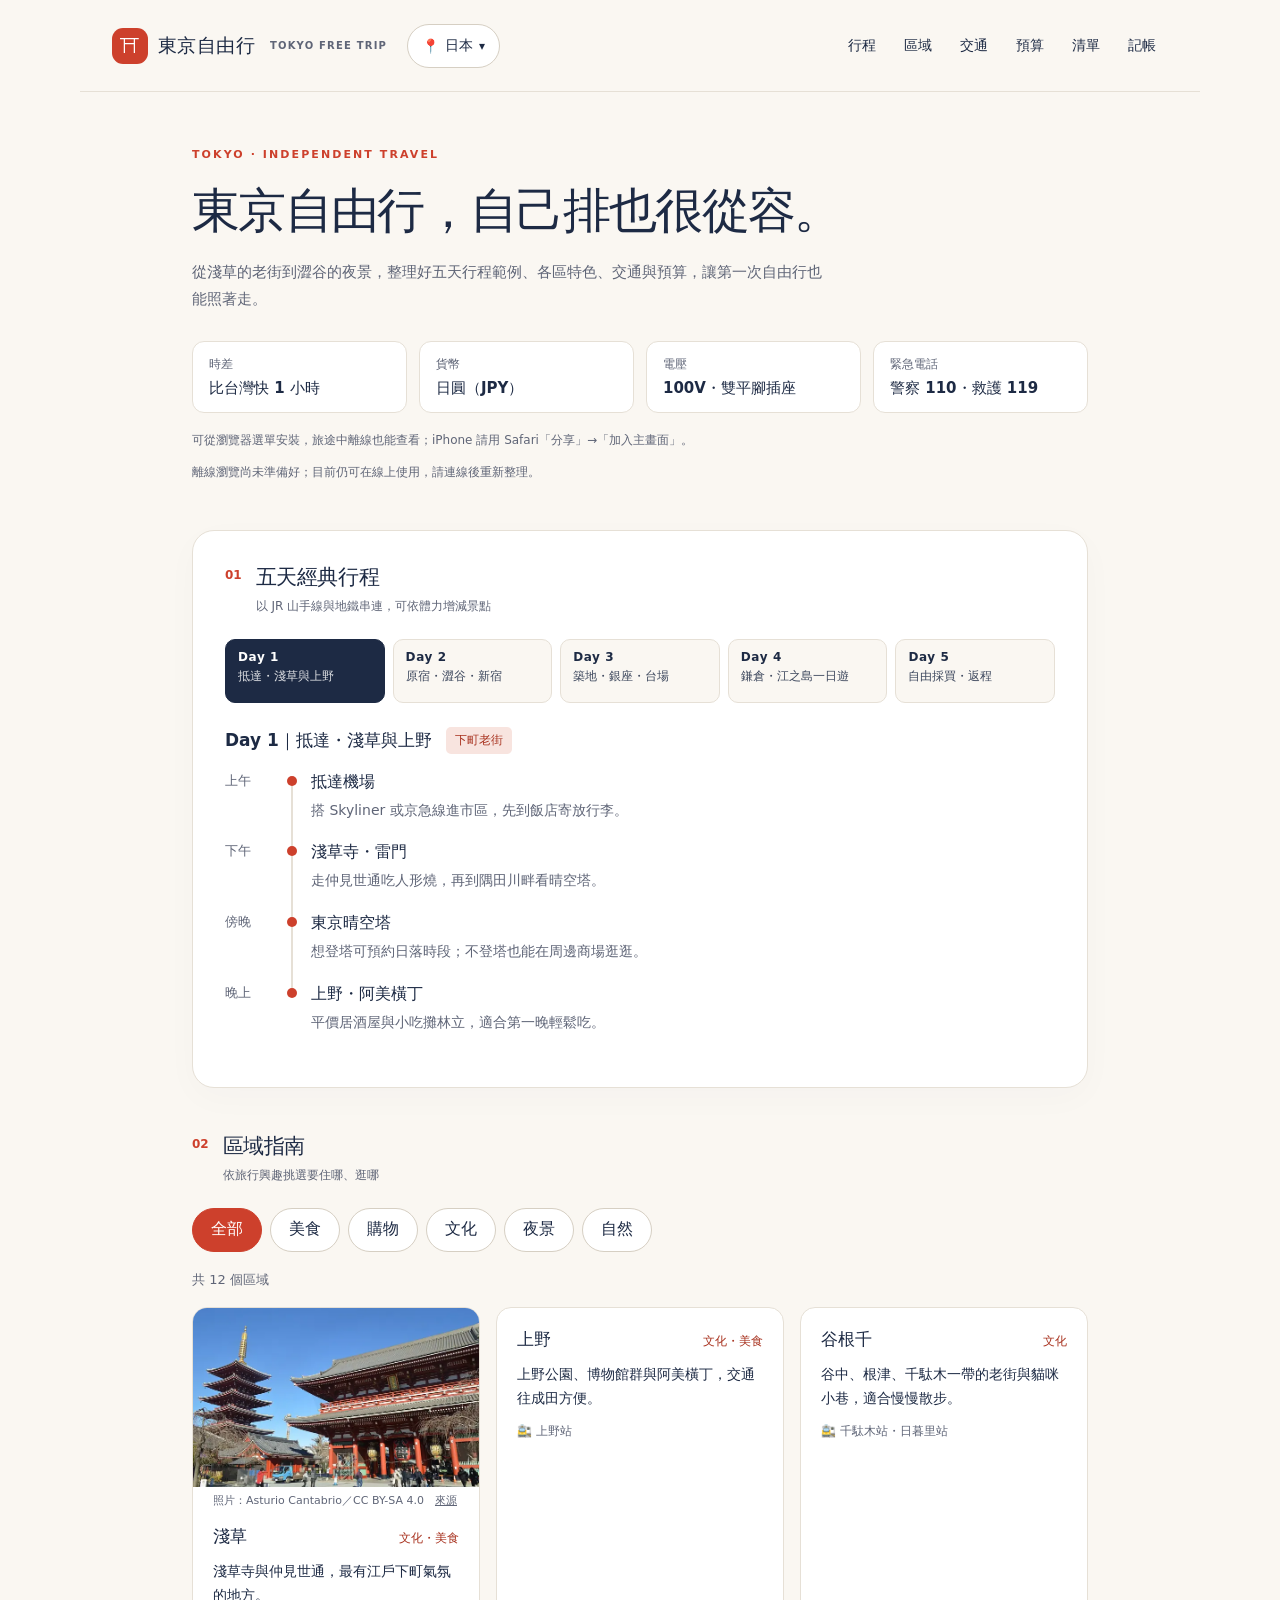
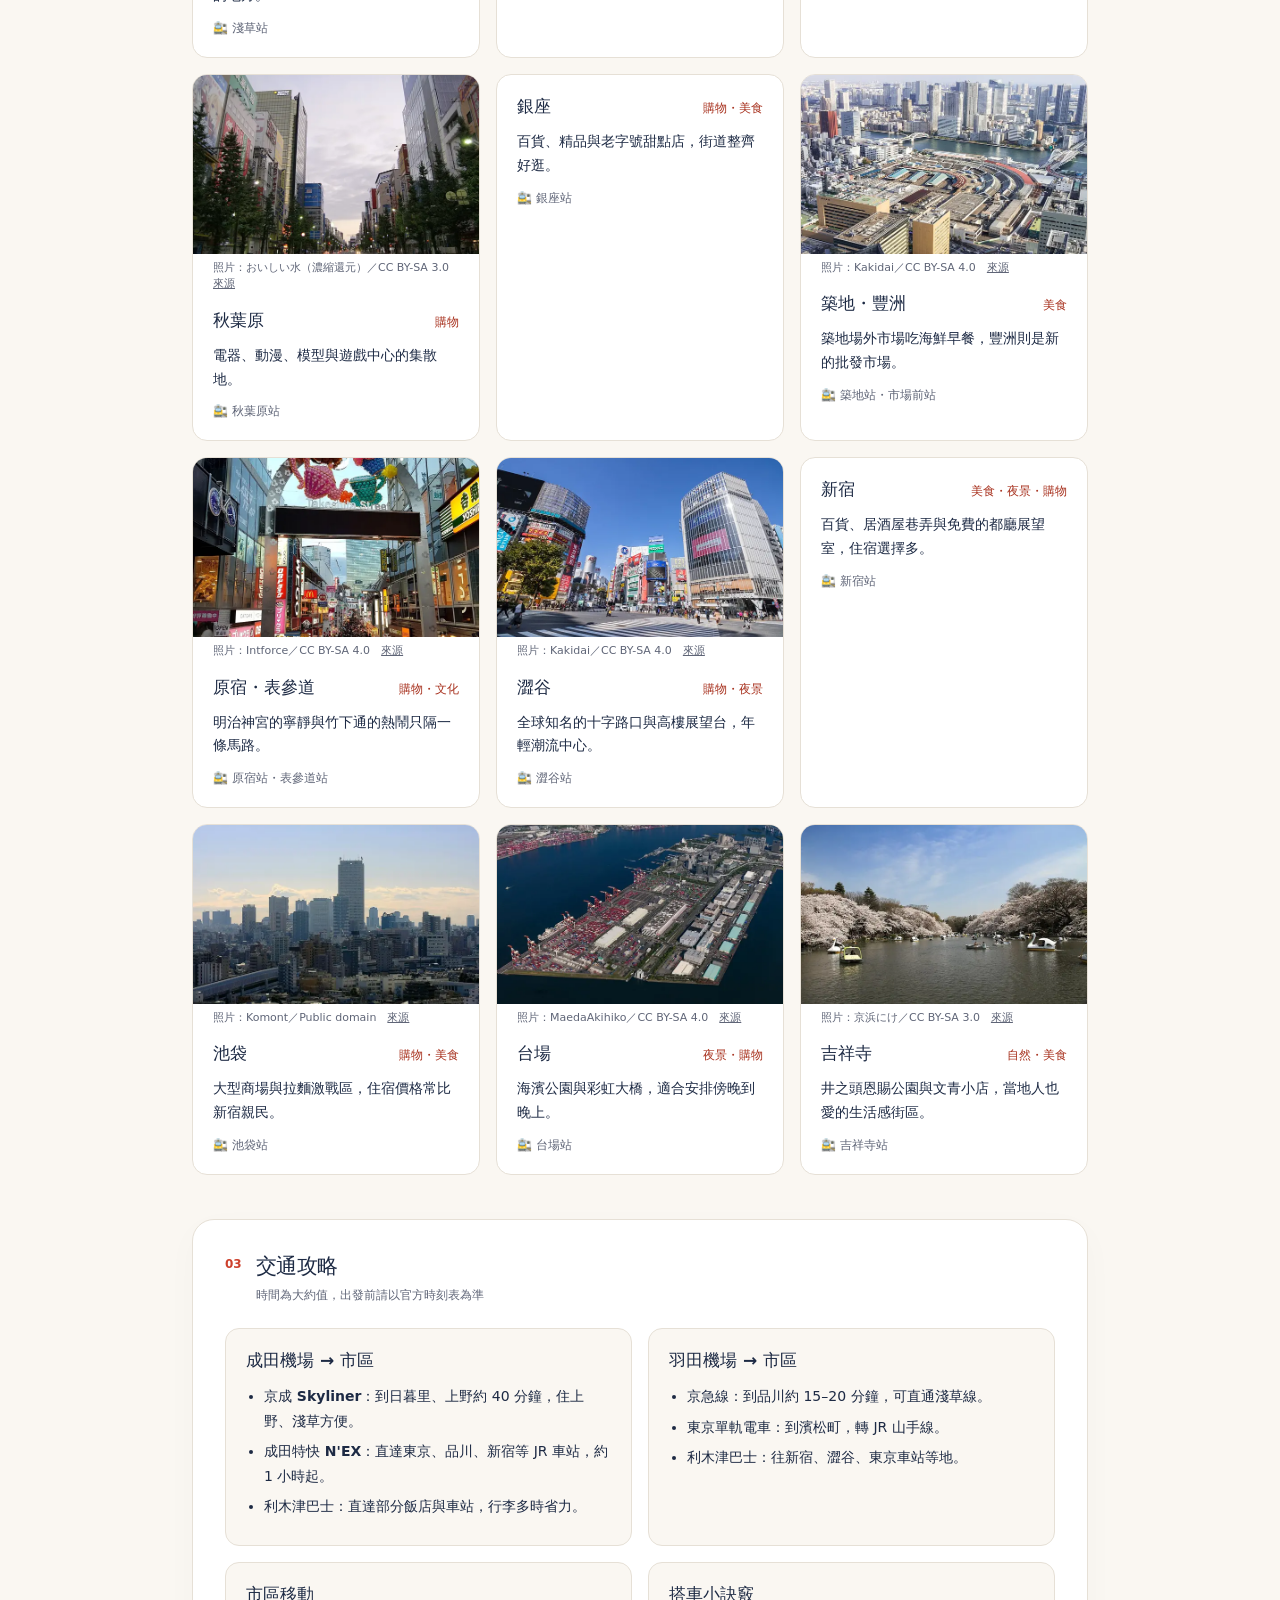
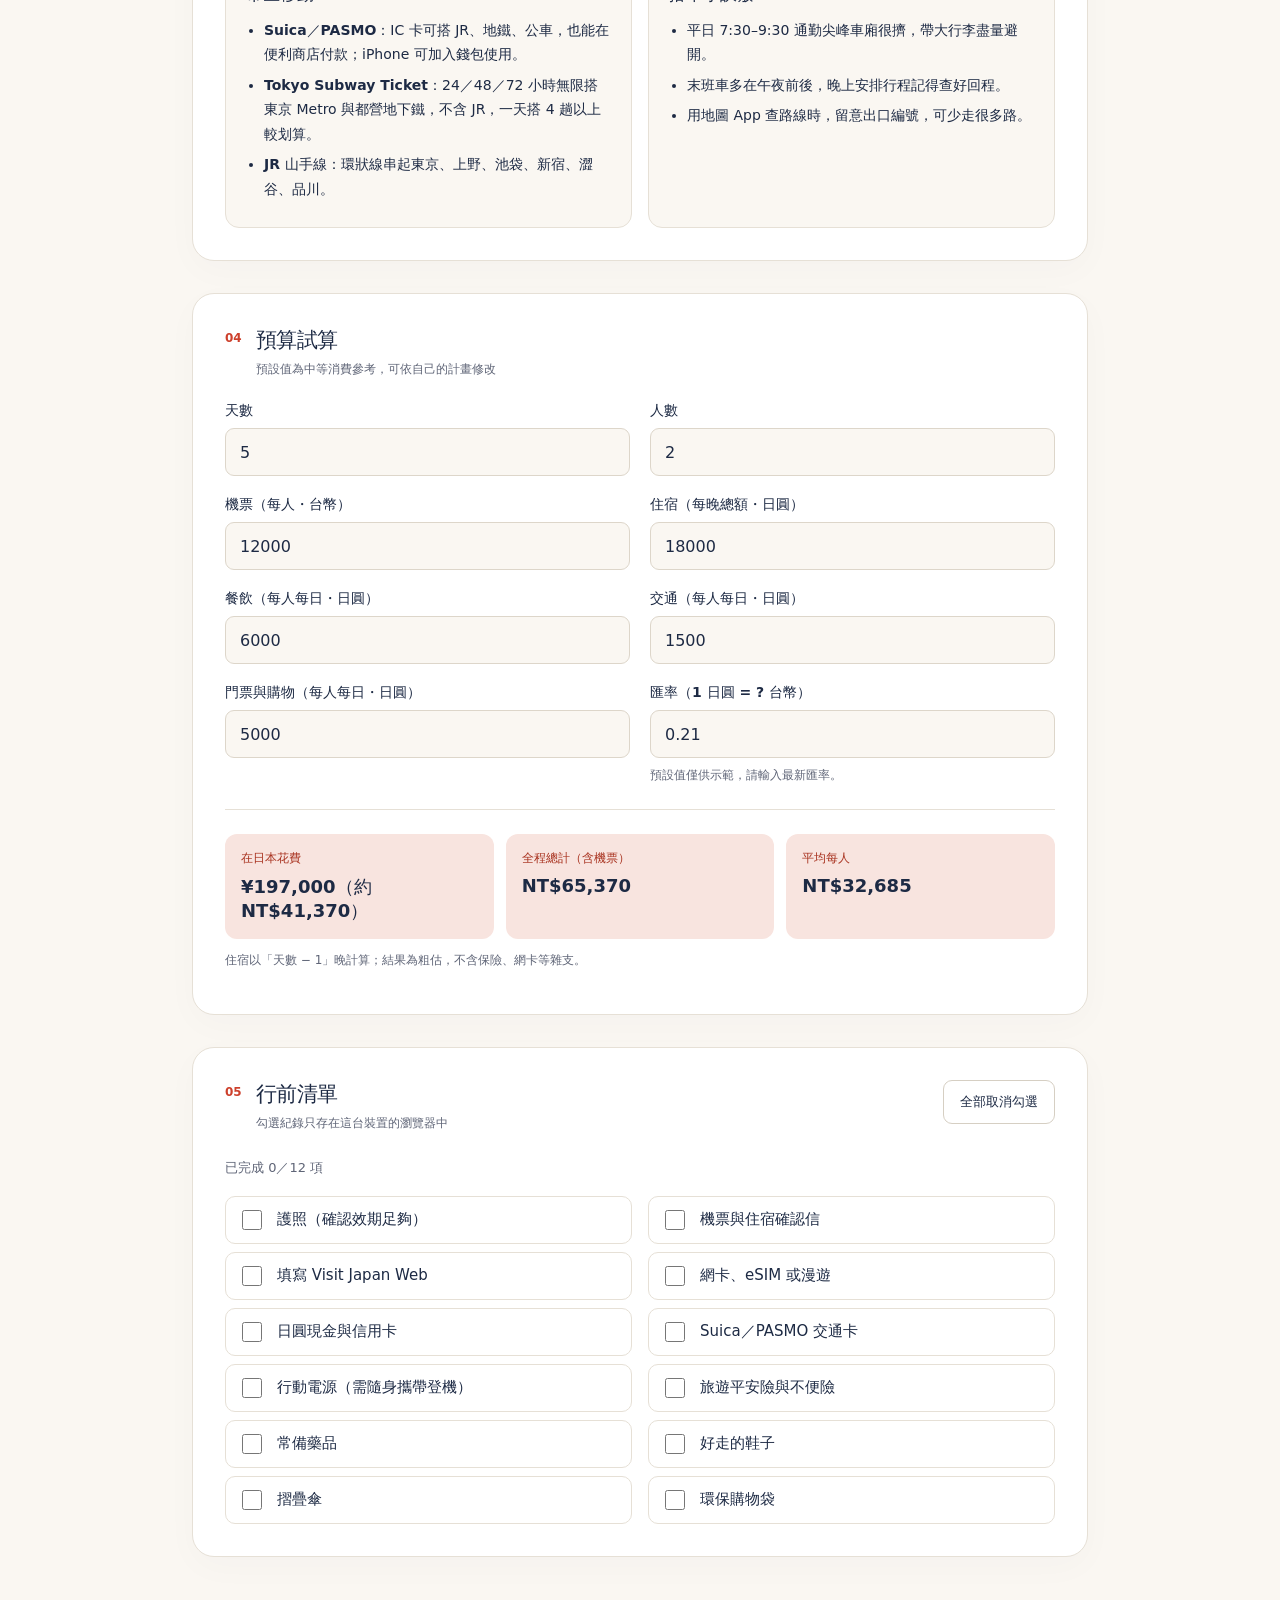
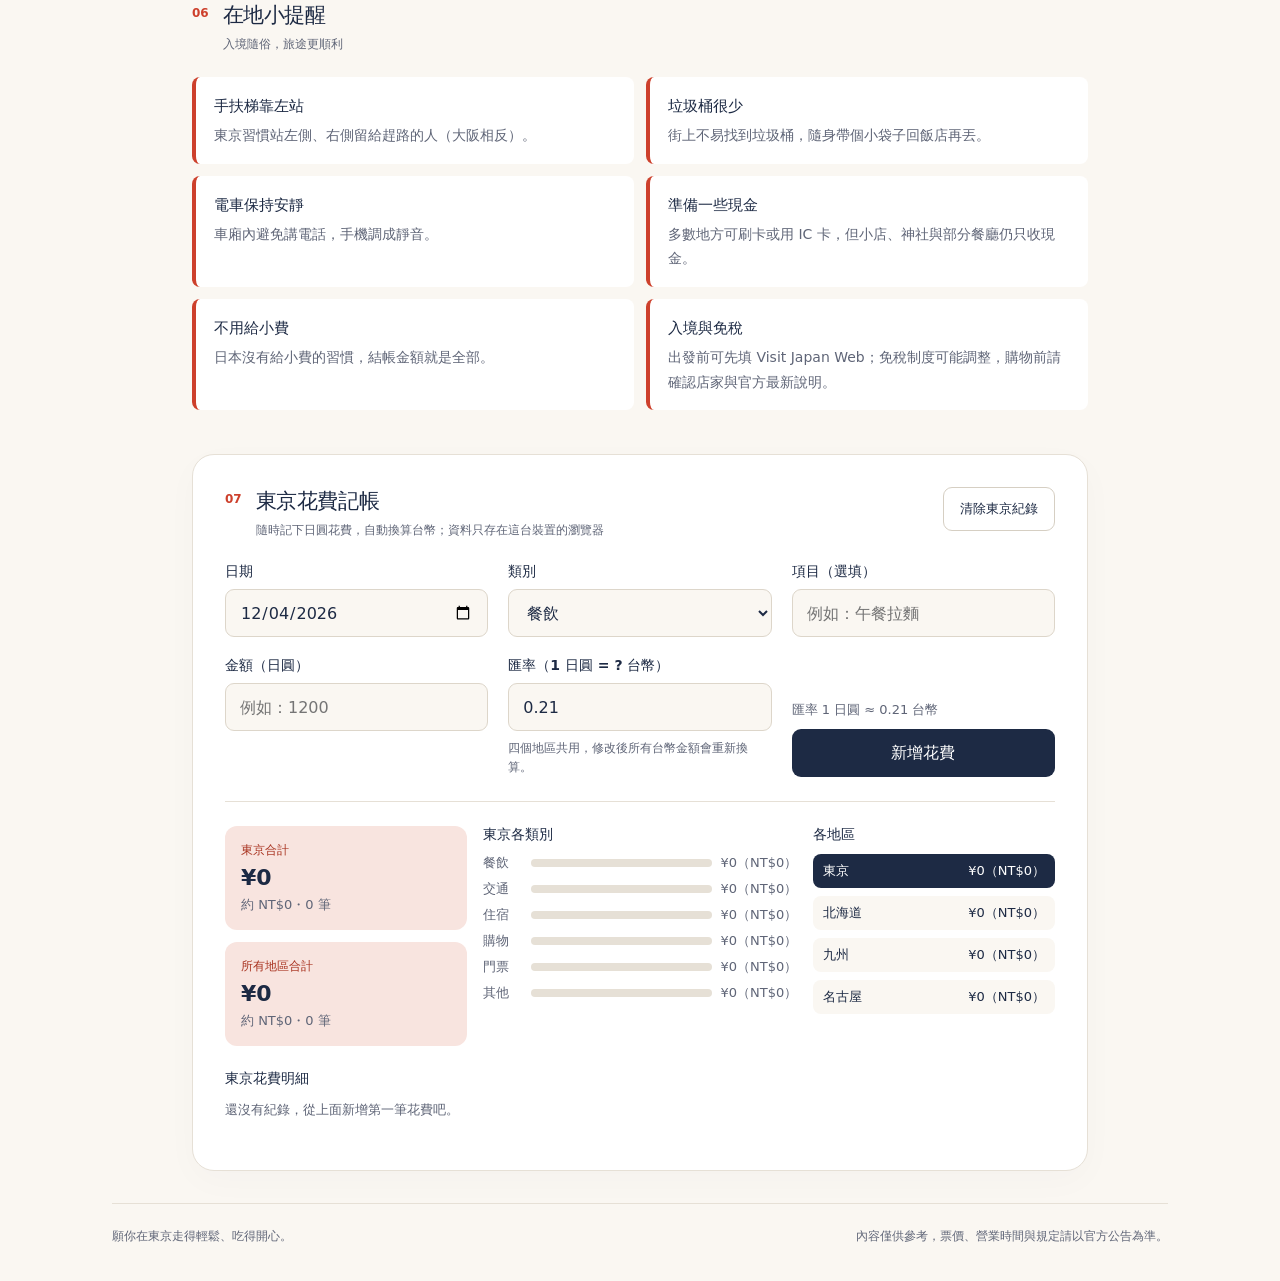
<file: index.html>
<!doctype html>
<html lang="zh-Hant">
<head>
  <meta charset="utf-8">
  <meta name="viewport" content="width=device-width, initial-scale=1">
  <meta name="theme-color" content="#1d2a44">
  <meta name="apple-mobile-web-app-capable" content="yes">
  <meta name="apple-mobile-web-app-title" content="日本自由行">
  <meta name="apple-mobile-web-app-status-bar-style" content="default">
  <meta name="description" content="東京自由行指南：五天行程範例、區域介紹、交通方式、預算試算與行前清單。">
  <title>東京自由行指南｜自己排的旅程</title>
  <link rel="stylesheet" href="./style.css?v=5">
  <link rel="manifest" href="./manifest.webmanifest">
  <link rel="icon" href="./icons/icon-192.png" type="image/png">
  <link rel="apple-touch-icon" href="./icons/apple-touch-icon.png">
  <script defer src="./photos.js?v=5"></script>
  <script defer src="./app.js?v=5"></script>
  <script defer src="./expenses.js?v=5"></script>
  <script defer src="./menu.js?v=5"></script>
  <script defer src="./pwa.js?v=5"></script>
</head>
<body>
  <a class="skip-link" href="#itinerary">跳到行程規劃</a>
  <header class="site-header">
    <a class="brand" href="./index.html"><span class="brand-mark" aria-hidden="true">⛩</span>東京自由行<span class="brand-en">TOKYO FREE TRIP</span></a>
    <details class="place-menu">
      <summary aria-label="選擇地點，目前：東京"><span aria-hidden="true">📍</span>日本<span class="place-caret" aria-hidden="true">▾</span></summary>
      <ul><li><a href="./index.html" aria-current="page">東京<span>TOKYO</span></a></li><li><a href="./hokkaido.html">北海道<span>HOKKAIDO</span></a></li><li><a href="./kyushu.html">九州<span>KYUSHU</span></a></li><li><a href="./nagoya.html">名古屋<span>NAGOYA</span></a></li></ul>
    </details>
    <nav class="site-nav" aria-label="頁面導覽">
      <a href="#itinerary">行程</a><a href="#areas">區域</a><a href="#transport">交通</a><a href="#budget">預算</a><a href="#checklist">清單</a><a href="#expenses">記帳</a>
    </nav>
  </header>
  <main>
    <section class="intro" aria-labelledby="page-title">
      <p class="eyebrow">TOKYO · INDEPENDENT TRAVEL</p>
      <h1 id="page-title">東京自由行，<br class="mobile-break">自己排也很從容。</h1>
      <p class="intro-copy">從淺草的老街到澀谷的夜景，整理好五天行程範例、各區特色、交通與預算，讓第一次自由行也能照著走。</p>
      <dl class="quick-facts">
        <div><dt>時差</dt><dd>比台灣快 1 小時</dd></div>
        <div><dt>貨幣</dt><dd>日圓（JPY）</dd></div>
        <div><dt>電壓</dt><dd>100V・雙平腳插座</dd></div>
        <div><dt>緊急電話</dt><dd>警察 110・救護 119</dd></div>
      </dl>
      <div class="pwa-tools" aria-label="安裝與更新">
        <button id="install-button" class="secondary-button" type="button" hidden>安裝到主畫面</button>
        <p id="install-help" class="field-hint">可從瀏覽器選單安裝，旅途中離線也能查看；iPhone 請用 Safari「分享」→「加入主畫面」。</p>
      </div>
      <div id="update-notice" class="pwa-update" role="status" hidden>
        <p>指南有新版本，更新後會重新載入頁面。</p>
        <button id="update-button" class="secondary-button" type="button">更新指南</button>
      </div>
      <p id="pwa-message" class="field-hint" role="status" aria-live="polite" hidden></p>
    </section>

    <section id="itinerary" class="panel" aria-labelledby="itinerary-title">
      <div class="section-heading"><span class="section-number" aria-hidden="true">01</span><div><h2 id="itinerary-title">五天經典行程</h2><p>以 JR 山手線與地鐵串連，可依體力增減景點</p></div></div>
      <div id="day-tabs" class="day-tabs" role="tablist" aria-label="選擇天數"></div>
      <div id="day-panel" class="day-panel" role="tabpanel" tabindex="0"></div>
      <noscript><p class="message">請開啟 JavaScript 以切換每日行程。</p></noscript>
    </section>

    <section id="areas" class="list-section" aria-labelledby="areas-title">
      <div class="section-heading"><span class="section-number" aria-hidden="true">02</span><div><h2 id="areas-title">區域指南</h2><p>依旅行興趣挑選要住哪、逛哪</p></div></div>
      <div id="area-filters" class="filters" role="group" aria-label="依興趣篩選區域"></div>
      <p id="area-message" class="filter-message" role="status" aria-live="polite" aria-atomic="true"></p>
      <ul id="area-list" class="area-list" aria-label="東京區域清單"></ul>
    </section>

    <section id="transport" class="panel" aria-labelledby="transport-title">
      <div class="section-heading"><span class="section-number" aria-hidden="true">03</span><div><h2 id="transport-title">交通攻略</h2><p>時間為大約值，出發前請以官方時刻表為準</p></div></div>
      <div class="transport-grid">
        <article class="info-card">
          <h3>成田機場 → 市區</h3>
          <ul>
            <li><strong>京成 Skyliner</strong>：到日暮里、上野約 40 分鐘，住上野、淺草方便。</li>
            <li><strong>成田特快 N'EX</strong>：直達東京、品川、新宿等 JR 車站，約 1 小時起。</li>
            <li><strong>利木津巴士</strong>：直達部分飯店與車站，行李多時省力。</li>
          </ul>
        </article>
        <article class="info-card">
          <h3>羽田機場 → 市區</h3>
          <ul>
            <li><strong>京急線</strong>：到品川約 15–20 分鐘，可直通淺草線。</li>
            <li><strong>東京單軌電車</strong>：到濱松町，轉 JR 山手線。</li>
            <li><strong>利木津巴士</strong>：往新宿、澀谷、東京車站等地。</li>
          </ul>
        </article>
        <article class="info-card">
          <h3>市區移動</h3>
          <ul>
            <li><strong>Suica／PASMO</strong>：IC 卡可搭 JR、地鐵、公車，也能在便利商店付款；iPhone 可加入錢包使用。</li>
            <li><strong>Tokyo Subway Ticket</strong>：24／48／72 小時無限搭東京 Metro 與都營地下鐵，不含 JR，一天搭 4 趟以上較划算。</li>
            <li><strong>JR 山手線</strong>：環狀線串起東京、上野、池袋、新宿、澀谷、品川。</li>
          </ul>
        </article>
        <article class="info-card">
          <h3>搭車小訣竅</h3>
          <ul>
            <li>平日 7:30–9:30 通勤尖峰車廂很擠，帶大行李盡量避開。</li>
            <li>末班車多在午夜前後，晚上安排行程記得查好回程。</li>
            <li>用地圖 App 查路線時，留意出口編號，可少走很多路。</li>
          </ul>
        </article>
      </div>
    </section>

    <section id="budget" class="panel" aria-labelledby="budget-title">
      <div class="section-heading"><span class="section-number" aria-hidden="true">04</span><div><h2 id="budget-title">預算試算</h2><p>預設值為中等消費參考，可依自己的計畫修改</p></div></div>
      <form id="budget-form" class="budget-form" novalidate>
        <div class="form-grid">
          <div class="field"><label for="days">天數</label><input id="days" name="days" type="number" inputmode="numeric" min="1" max="30" step="1" value="5" required></div>
          <div class="field"><label for="people">人數</label><input id="people" name="people" type="number" inputmode="numeric" min="1" max="20" step="1" value="2" required></div>
          <div class="field"><label for="flight">機票（每人・台幣）</label><input id="flight" name="flight" type="number" inputmode="numeric" min="0" step="100" value="12000" required></div>
          <div class="field"><label for="hotel">住宿（每晚總額・日圓）</label><input id="hotel" name="hotel" type="number" inputmode="numeric" min="0" step="1000" value="18000" required></div>
          <div class="field"><label for="food">餐飲（每人每日・日圓）</label><input id="food" name="food" type="number" inputmode="numeric" min="0" step="500" value="6000" required></div>
          <div class="field"><label for="transit">交通（每人每日・日圓）</label><input id="transit" name="transit" type="number" inputmode="numeric" min="0" step="100" value="1500" required></div>
          <div class="field"><label for="fun">門票與購物（每人每日・日圓）</label><input id="fun" name="fun" type="number" inputmode="numeric" min="0" step="500" value="5000" required></div>
          <div class="field"><label for="rate">匯率（1 日圓 = ? 台幣）</label><input id="rate" name="rate" type="number" inputmode="decimal" min="0.01" max="5" step="0.001" value="0.21" required aria-describedby="rate-hint"><span id="rate-hint" class="field-hint">預設值僅供示範，請輸入最新匯率。</span></div>
        </div>
      </form>
      <div class="budget-result" role="status" aria-live="polite" aria-atomic="true">
        <p id="budget-error" class="message error" hidden></p>
        <dl id="budget-summary">
          <div><dt>在日本花費</dt><dd id="budget-yen">—</dd></div>
          <div><dt>全程總計（含機票）</dt><dd id="budget-total">—</dd></div>
          <div><dt>平均每人</dt><dd id="budget-person">—</dd></div>
        </dl>
        <p class="field-hint">住宿以「天數 − 1」晚計算；結果為粗估，不含保險、網卡等雜支。</p>
      </div>
    </section>

    <section id="checklist" class="panel" aria-labelledby="checklist-title">
      <div class="list-heading"><div class="section-heading"><span class="section-number" aria-hidden="true">05</span><div><h2 id="checklist-title">行前清單</h2><p>勾選紀錄只存在這台裝置的瀏覽器中</p></div></div><button id="checklist-reset" class="secondary-button" type="button">全部取消勾選</button></div>
      <p id="checklist-progress" class="filter-message" role="status" aria-live="polite" aria-atomic="true"></p>
      <ul id="checklist-list" class="checklist" aria-label="行前準備項目"></ul>
    </section>

    <section class="list-section" aria-labelledby="tips-title">
      <div class="section-heading"><span class="section-number" aria-hidden="true">06</span><div><h2 id="tips-title">在地小提醒</h2><p>入境隨俗，旅途更順利</p></div></div>
      <ul class="tips">
        <li><strong>手扶梯靠左站</strong>東京習慣站左側、右側留給趕路的人（大阪相反）。</li>
        <li><strong>垃圾桶很少</strong>街上不易找到垃圾桶，隨身帶個小袋子回飯店再丟。</li>
        <li><strong>電車保持安靜</strong>車廂內避免講電話，手機調成靜音。</li>
        <li><strong>準備一些現金</strong>多數地方可刷卡或用 IC 卡，但小店、神社與部分餐廳仍只收現金。</li>
        <li><strong>不用給小費</strong>日本沒有給小費的習慣，結帳金額就是全部。</li>
        <li><strong>入境與免稅</strong>出發前可先填 Visit Japan Web；免稅制度可能調整，購物前請確認店家與官方最新說明。</li>
      </ul>
    </section>
    <section id="expenses" class="panel" data-region="東京" aria-labelledby="expenses-title">
      <div class="list-heading"><div class="section-heading"><span class="section-number" aria-hidden="true">07</span><div><h2 id="expenses-title">東京花費記帳</h2><p>隨時記下日圓花費，自動換算台幣；資料只存在這台裝置的瀏覽器</p></div></div><button id="expense-clear" class="secondary-button" type="button">清除東京紀錄</button></div>
      <noscript><p class="message">請開啟 JavaScript 才能使用記帳功能。</p></noscript>
      <form id="expense-form" class="expense-form">
        <div class="form-grid expense-grid">
          <div class="field"><label for="expense-date">日期</label><input id="expense-date" name="date" type="date" required></div>
          <div class="field"><label for="expense-category">類別</label><select id="expense-category" name="category" required><option>餐飲</option><option>交通</option><option>住宿</option><option>購物</option><option>門票</option><option>其他</option></select></div>
          <div class="field"><label for="expense-note">項目（選填）</label><input id="expense-note" name="note" maxlength="60" autocomplete="off" placeholder="例如：午餐拉麵"></div>
          <div class="field"><label for="expense-yen">金額（日圓）</label><input id="expense-yen" name="yen" type="number" inputmode="numeric" min="1" max="10000000" step="1" required placeholder="例如：1200" aria-describedby="expense-preview"></div>
          <div class="field"><label for="expense-rate">匯率（1 日圓 = ? 台幣）</label><input id="expense-rate" type="number" inputmode="decimal" min="0.01" max="5" step="0.001" required aria-describedby="expense-rate-hint"><span id="expense-rate-hint" class="field-hint">四個地區共用，修改後所有台幣金額會重新換算。</span></div>
          <div class="field expense-submit"><span id="expense-preview" class="expense-preview" aria-live="polite"></span><button class="primary-button" type="submit">新增花費</button></div>
        </div>
      </form>
      <p id="expense-status" class="message" role="status" aria-live="polite" hidden></p>
      <div class="expense-summary">
        <dl class="expense-totals">
          <div><dt>東京合計</dt><dd id="expense-region-yen">¥0</dd><dd id="expense-region-twd" class="expense-sub"></dd></div>
          <div><dt>所有地區合計</dt><dd id="expense-all-yen">¥0</dd><dd id="expense-all-twd" class="expense-sub"></dd></div>
        </dl>
        <div class="expense-breakdown">
          <h3>東京各類別</h3>
          <ul id="expense-categories" class="expense-categories"></ul>
        </div>
        <div class="expense-breakdown">
          <h3>各地區</h3>
          <ul id="expense-regions" class="expense-regions"></ul>
        </div>
      </div>
      <h3 class="expense-list-title">東京花費明細</h3>
      <p id="expense-empty" class="filter-message">還沒有紀錄，從上面新增第一筆花費吧。</p>
      <ul id="expense-list" class="expense-list" aria-label="東京花費明細"></ul>
    </section>
  </main>
  <footer class="site-footer">願你在東京走得輕鬆、吃得開心。<span>內容僅供參考，票價、營業時間與規定請以官方公告為準。</span></footer>
</body>
</html>
</file>
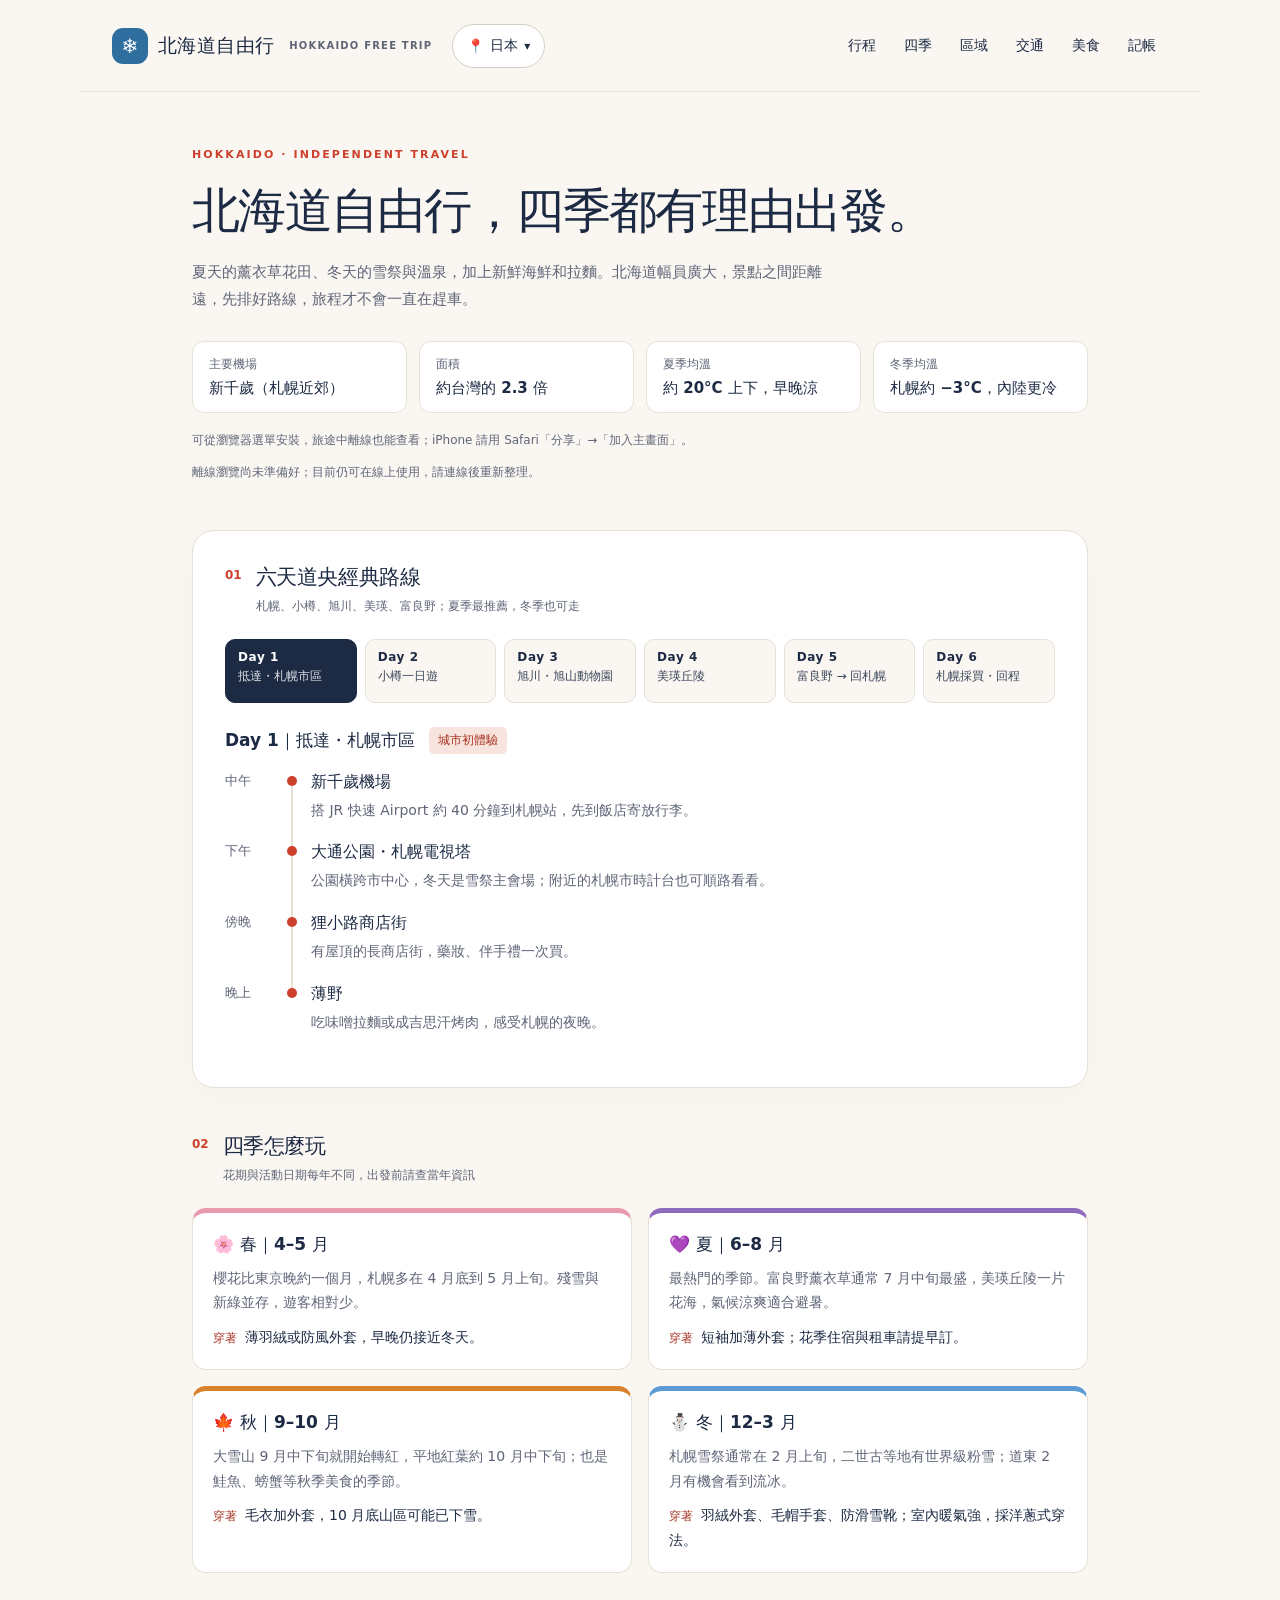
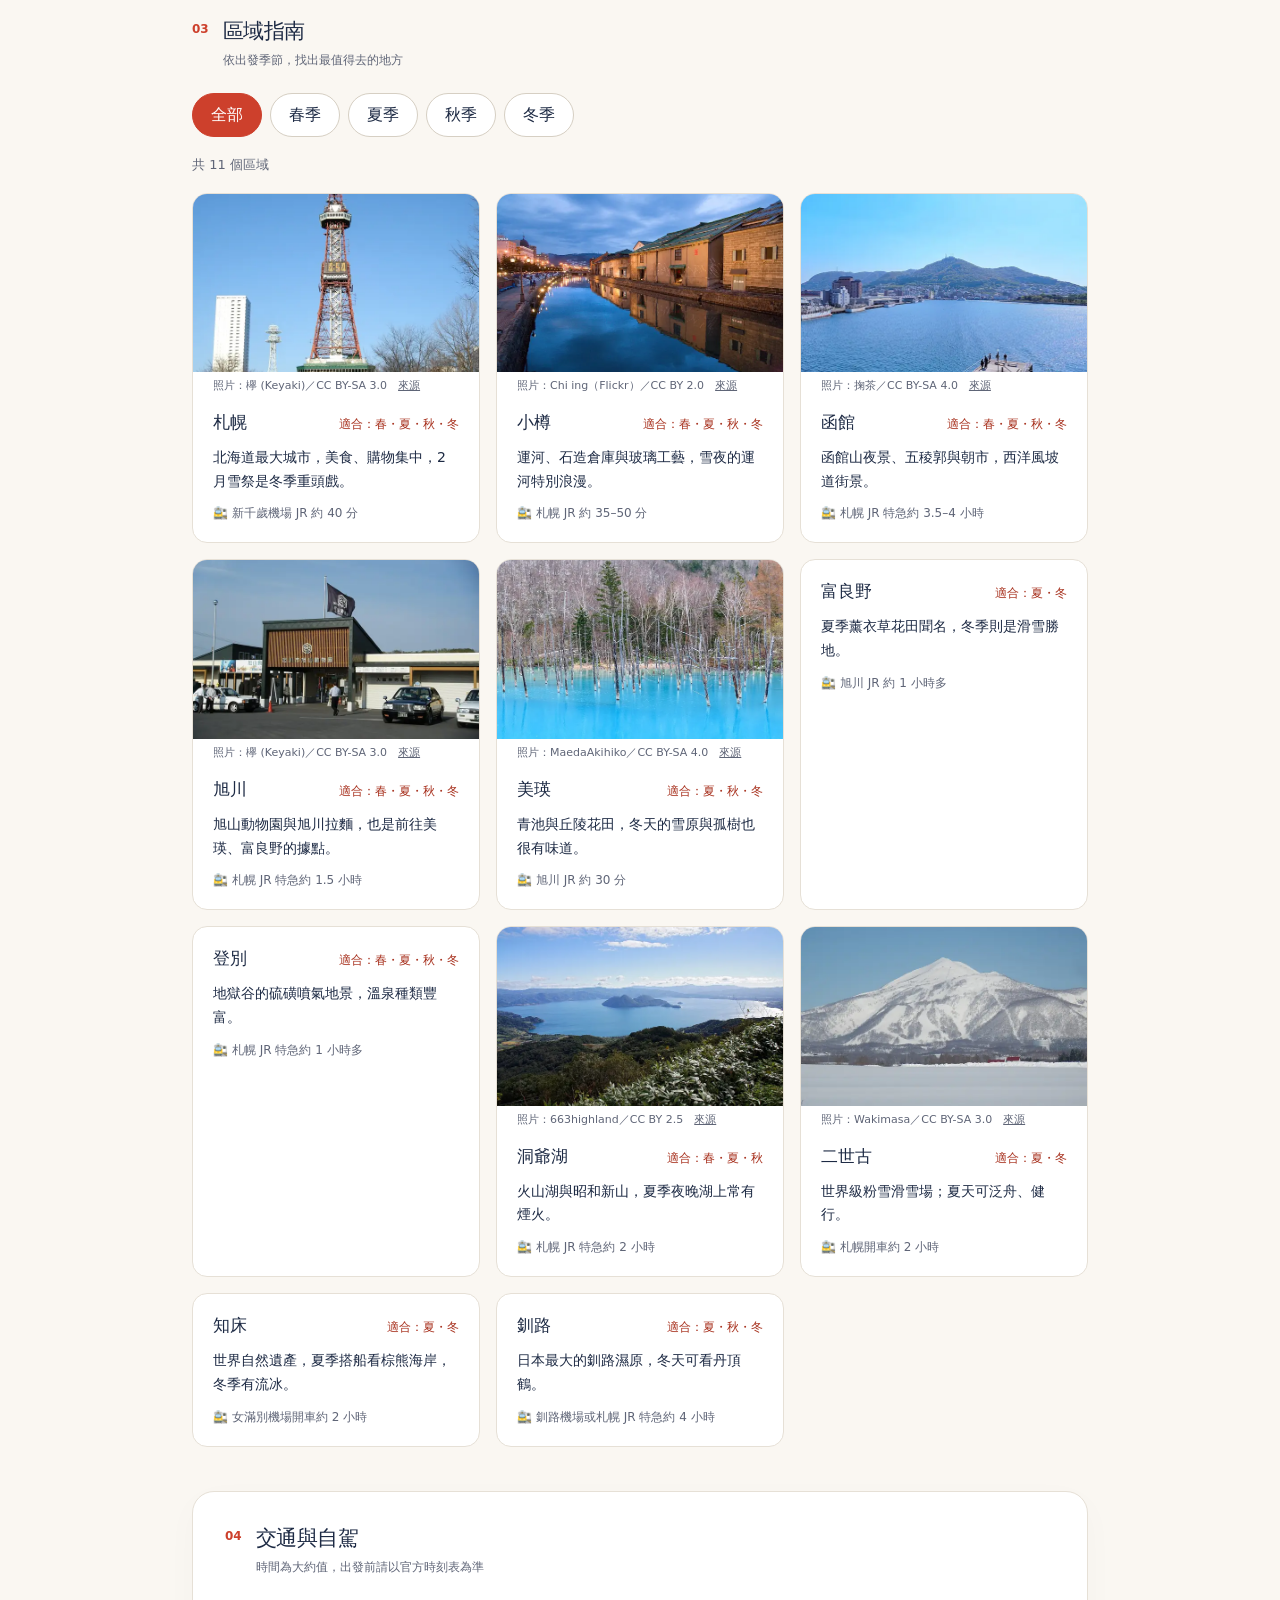
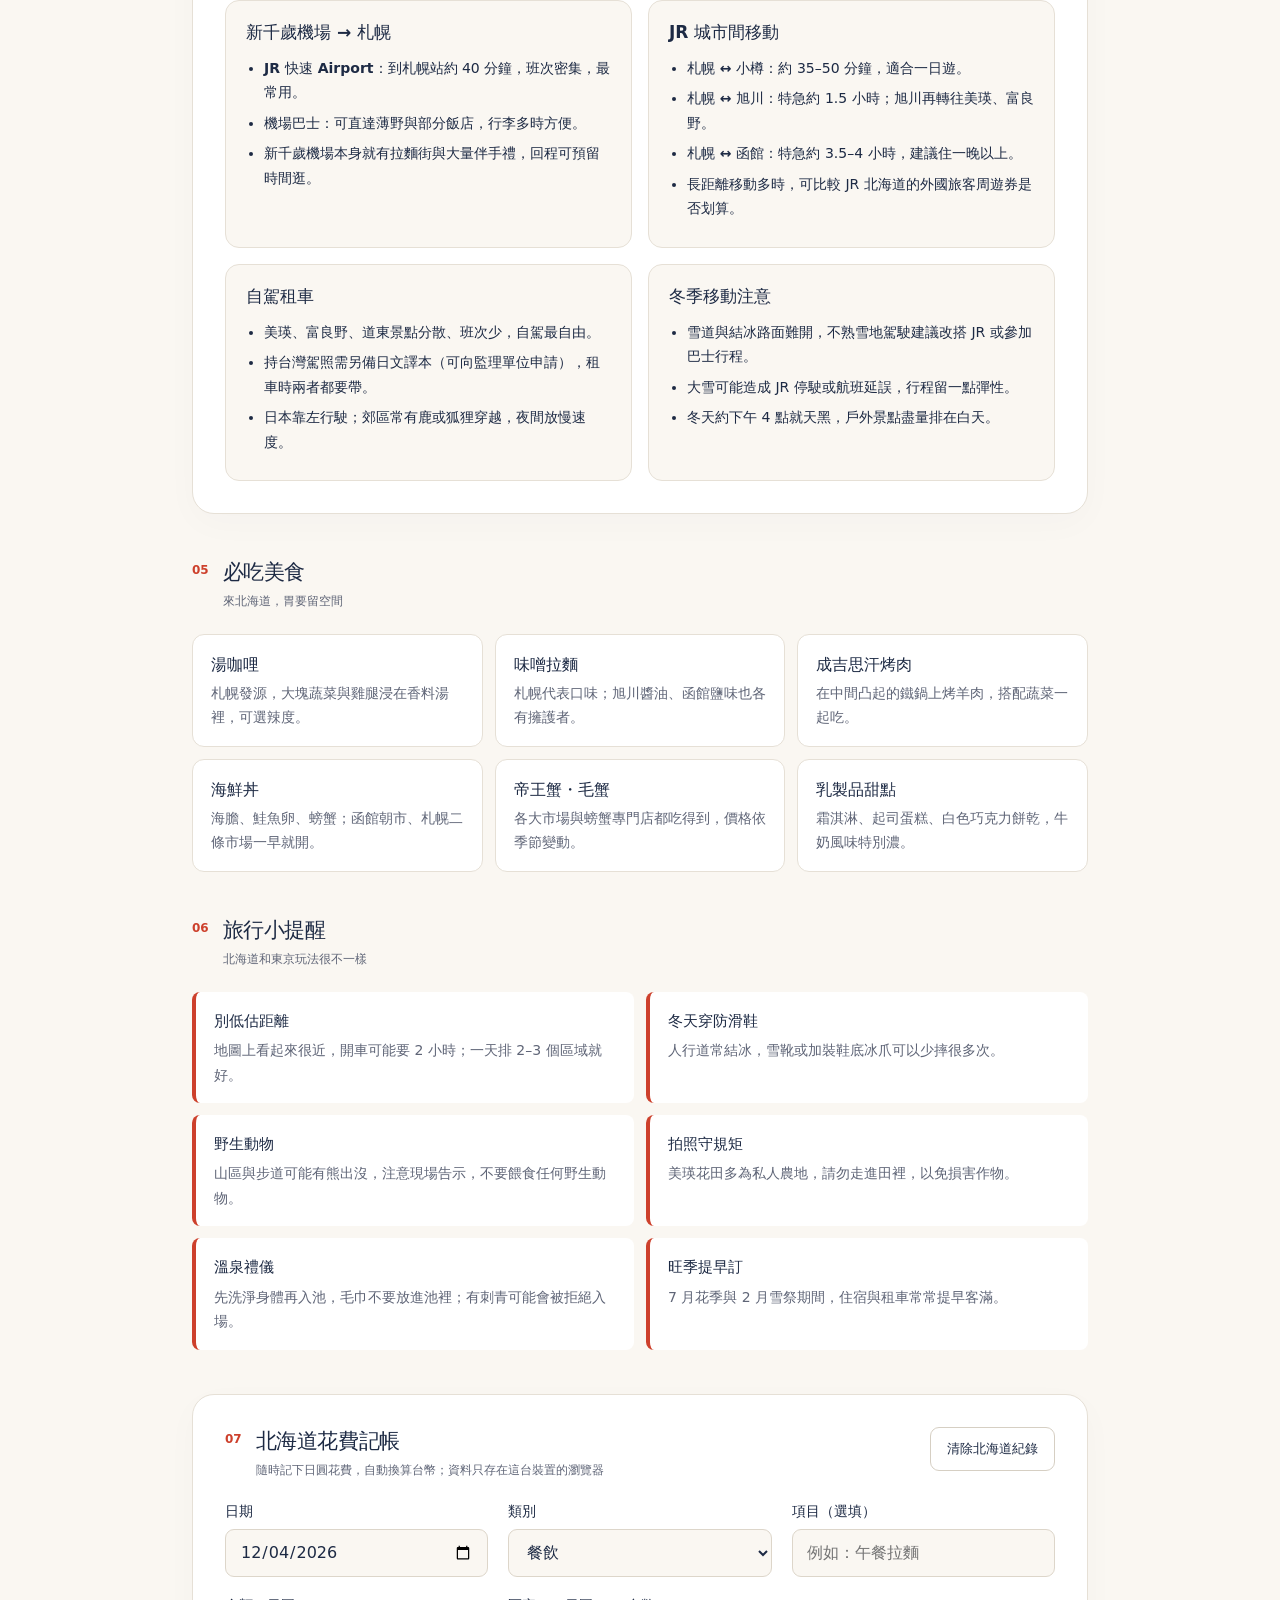
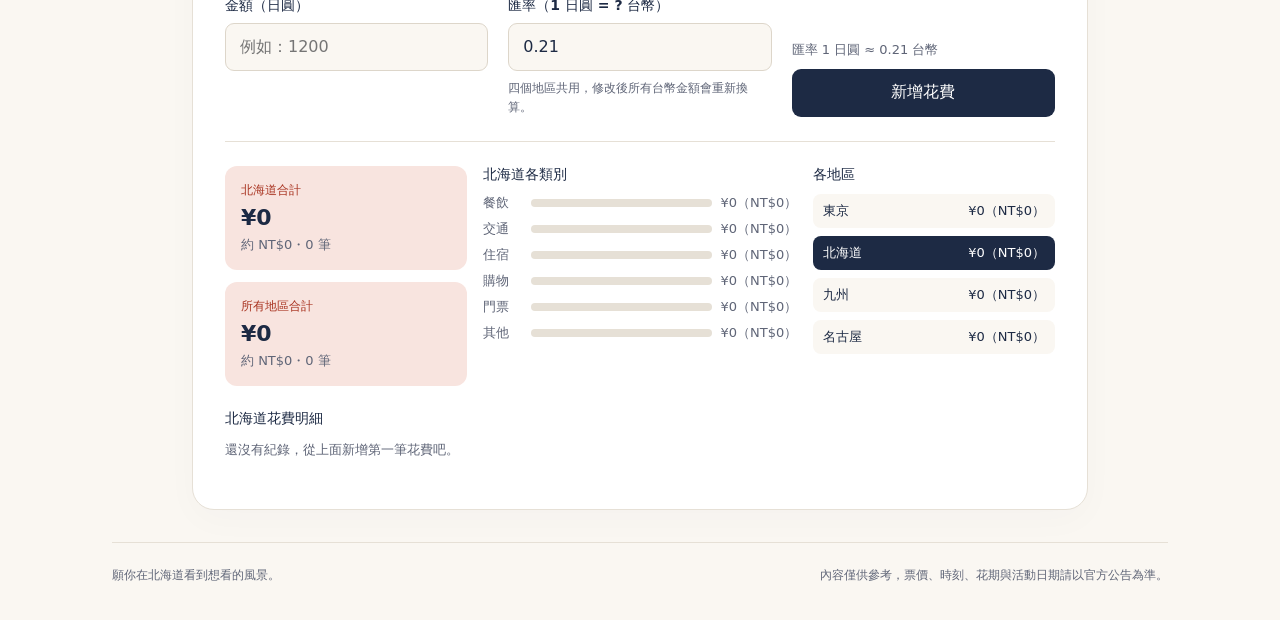
<file: hokkaido.html>
<!doctype html>
<html lang="zh-Hant">
<head>
  <meta charset="utf-8">
  <meta name="viewport" content="width=device-width, initial-scale=1">
  <meta name="theme-color" content="#1d2a44">
  <meta name="apple-mobile-web-app-capable" content="yes">
  <meta name="apple-mobile-web-app-title" content="日本自由行">
  <meta name="apple-mobile-web-app-status-bar-style" content="default">
  <meta name="description" content="北海道自由行指南：六天經典路線、四季玩法、區域介紹、交通與自駕、必吃美食與旅行提醒。">
  <title>北海道自由行指南｜四季都好玩</title>
  <link rel="stylesheet" href="./style.css?v=5">
  <link rel="manifest" href="./manifest.webmanifest">
  <link rel="icon" href="./icons/icon-192.png" type="image/png">
  <link rel="apple-touch-icon" href="./icons/apple-touch-icon.png">
  <script defer src="./photos.js?v=5"></script>
  <script defer src="./hokkaido.js?v=5"></script>
  <script defer src="./expenses.js?v=5"></script>
  <script defer src="./menu.js?v=5"></script>
  <script defer src="./pwa.js?v=5"></script>
</head>
<body class="page-hokkaido">
  <a class="skip-link" href="#itinerary">跳到行程規劃</a>
  <header class="site-header">
    <a class="brand" href="./hokkaido.html"><span class="brand-mark" aria-hidden="true">❄</span>北海道自由行<span class="brand-en">HOKKAIDO FREE TRIP</span></a>
    <details class="place-menu">
      <summary aria-label="選擇地點，目前：北海道"><span aria-hidden="true">📍</span>日本<span class="place-caret" aria-hidden="true">▾</span></summary>
      <ul><li><a href="./index.html">東京<span>TOKYO</span></a></li><li><a href="./hokkaido.html" aria-current="page">北海道<span>HOKKAIDO</span></a></li><li><a href="./kyushu.html">九州<span>KYUSHU</span></a></li><li><a href="./nagoya.html">名古屋<span>NAGOYA</span></a></li></ul>
    </details>
    <nav class="site-nav" aria-label="頁面導覽">
      <a href="#itinerary">行程</a><a href="#seasons">四季</a><a href="#areas">區域</a><a href="#transport">交通</a><a href="#food">美食</a><a href="#expenses">記帳</a>
    </nav>
  </header>
  <main>
    <section class="intro" aria-labelledby="page-title">
      <p class="eyebrow">HOKKAIDO · INDEPENDENT TRAVEL</p>
      <h1 id="page-title">北海道自由行，<br class="mobile-break">四季都有理由出發。</h1>
      <p class="intro-copy">夏天的薰衣草花田、冬天的雪祭與溫泉，加上新鮮海鮮和拉麵。北海道幅員廣大，景點之間距離遠，先排好路線，旅程才不會一直在趕車。</p>
      <dl class="quick-facts">
        <div><dt>主要機場</dt><dd>新千歲（札幌近郊）</dd></div>
        <div><dt>面積</dt><dd>約台灣的 2.3 倍</dd></div>
        <div><dt>夏季均溫</dt><dd>約 20°C 上下，早晚涼</dd></div>
        <div><dt>冬季均溫</dt><dd>札幌約 −3°C，內陸更冷</dd></div>
      </dl>
      <div class="pwa-tools" aria-label="安裝與更新">
        <button id="install-button" class="secondary-button" type="button" hidden>安裝到主畫面</button>
        <p id="install-help" class="field-hint">可從瀏覽器選單安裝，旅途中離線也能查看；iPhone 請用 Safari「分享」→「加入主畫面」。</p>
      </div>
      <div id="update-notice" class="pwa-update" role="status" hidden>
        <p>指南有新版本，更新後會重新載入頁面。</p>
        <button id="update-button" class="secondary-button" type="button">更新指南</button>
      </div>
      <p id="pwa-message" class="field-hint" role="status" aria-live="polite" hidden></p>
    </section>

    <section id="itinerary" class="panel" aria-labelledby="itinerary-title">
      <div class="section-heading"><span class="section-number" aria-hidden="true">01</span><div><h2 id="itinerary-title">六天道央經典路線</h2><p>札幌、小樽、旭川、美瑛、富良野；夏季最推薦，冬季也可走</p></div></div>
      <div id="day-tabs" class="day-tabs day-tabs-6" role="tablist" aria-label="選擇天數"></div>
      <div id="day-panel" class="day-panel" role="tabpanel" tabindex="0"></div>
      <noscript><p class="message">請開啟 JavaScript 以切換每日行程。</p></noscript>
    </section>

    <section id="seasons" class="list-section" aria-labelledby="seasons-title">
      <div class="section-heading"><span class="section-number" aria-hidden="true">02</span><div><h2 id="seasons-title">四季怎麼玩</h2><p>花期與活動日期每年不同，出發前請查當年資訊</p></div></div>
      <div class="season-grid">
        <article class="season-card season-spring">
          <h3><span aria-hidden="true">🌸</span> 春｜4–5 月</h3>
          <p>櫻花比東京晚約一個月，札幌多在 4 月底到 5 月上旬。殘雪與新綠並存，遊客相對少。</p>
          <p class="season-wear"><strong>穿著</strong>薄羽絨或防風外套，早晚仍接近冬天。</p>
        </article>
        <article class="season-card season-summer">
          <h3><span aria-hidden="true">💜</span> 夏｜6–8 月</h3>
          <p>最熱門的季節。富良野薰衣草通常 7 月中旬最盛，美瑛丘陵一片花海，氣候涼爽適合避暑。</p>
          <p class="season-wear"><strong>穿著</strong>短袖加薄外套；花季住宿與租車請提早訂。</p>
        </article>
        <article class="season-card season-autumn">
          <h3><span aria-hidden="true">🍁</span> 秋｜9–10 月</h3>
          <p>大雪山 9 月中下旬就開始轉紅，平地紅葉約 10 月中下旬；也是鮭魚、螃蟹等秋季美食的季節。</p>
          <p class="season-wear"><strong>穿著</strong>毛衣加外套，10 月底山區可能已下雪。</p>
        </article>
        <article class="season-card season-winter">
          <h3><span aria-hidden="true">⛄</span> 冬｜12–3 月</h3>
          <p>札幌雪祭通常在 2 月上旬，二世古等地有世界級粉雪；道東 2 月有機會看到流冰。</p>
          <p class="season-wear"><strong>穿著</strong>羽絨外套、毛帽手套、防滑雪靴；室內暖氣強，採洋蔥式穿法。</p>
        </article>
      </div>
    </section>

    <section id="areas" class="list-section" aria-labelledby="areas-title">
      <div class="section-heading"><span class="section-number" aria-hidden="true">03</span><div><h2 id="areas-title">區域指南</h2><p>依出發季節，找出最值得去的地方</p></div></div>
      <div id="area-filters" class="filters" role="group" aria-label="依季節篩選區域"></div>
      <p id="area-message" class="filter-message" role="status" aria-live="polite" aria-atomic="true"></p>
      <ul id="area-list" class="area-list" aria-label="北海道區域清單"></ul>
    </section>

    <section id="transport" class="panel" aria-labelledby="transport-title">
      <div class="section-heading"><span class="section-number" aria-hidden="true">04</span><div><h2 id="transport-title">交通與自駕</h2><p>時間為大約值，出發前請以官方時刻表為準</p></div></div>
      <div class="transport-grid">
        <article class="info-card">
          <h3>新千歲機場 → 札幌</h3>
          <ul>
            <li><strong>JR 快速 Airport</strong>：到札幌站約 40 分鐘，班次密集，最常用。</li>
            <li><strong>機場巴士</strong>：可直達薄野與部分飯店，行李多時方便。</li>
            <li>新千歲機場本身就有拉麵街與大量伴手禮，回程可預留時間逛。</li>
          </ul>
        </article>
        <article class="info-card">
          <h3>JR 城市間移動</h3>
          <ul>
            <li><strong>札幌 ↔ 小樽</strong>：約 35–50 分鐘，適合一日遊。</li>
            <li><strong>札幌 ↔ 旭川</strong>：特急約 1.5 小時；旭川再轉往美瑛、富良野。</li>
            <li><strong>札幌 ↔ 函館</strong>：特急約 3.5–4 小時，建議住一晚以上。</li>
            <li>長距離移動多時，可比較 JR 北海道的外國旅客周遊券是否划算。</li>
          </ul>
        </article>
        <article class="info-card">
          <h3>自駕租車</h3>
          <ul>
            <li>美瑛、富良野、道東景點分散、班次少，自駕最自由。</li>
            <li>持台灣駕照需另備<strong>日文譯本</strong>（可向監理單位申請），租車時兩者都要帶。</li>
            <li>日本靠左行駛；郊區常有鹿或狐狸穿越，夜間放慢速度。</li>
          </ul>
        </article>
        <article class="info-card">
          <h3>冬季移動注意</h3>
          <ul>
            <li>雪道與結冰路面難開，不熟雪地駕駛建議改搭 JR 或參加巴士行程。</li>
            <li>大雪可能造成 JR 停駛或航班延誤，行程留一點彈性。</li>
            <li>冬天約下午 4 點就天黑，戶外景點盡量排在白天。</li>
          </ul>
        </article>
      </div>
    </section>

    <section id="food" class="list-section" aria-labelledby="food-title">
      <div class="section-heading"><span class="section-number" aria-hidden="true">05</span><div><h2 id="food-title">必吃美食</h2><p>來北海道，胃要留空間</p></div></div>
      <ul class="food-list">
        <li><strong>湯咖哩</strong>札幌發源，大塊蔬菜與雞腿浸在香料湯裡，可選辣度。</li>
        <li><strong>味噌拉麵</strong>札幌代表口味；旭川醬油、函館鹽味也各有擁護者。</li>
        <li><strong>成吉思汗烤肉</strong>在中間凸起的鐵鍋上烤羊肉，搭配蔬菜一起吃。</li>
        <li><strong>海鮮丼</strong>海膽、鮭魚卵、螃蟹；函館朝市、札幌二條市場一早就開。</li>
        <li><strong>帝王蟹・毛蟹</strong>各大市場與螃蟹專門店都吃得到，價格依季節變動。</li>
        <li><strong>乳製品甜點</strong>霜淇淋、起司蛋糕、白色巧克力餅乾，牛奶風味特別濃。</li>
      </ul>
    </section>

    <section class="list-section" aria-labelledby="tips-title">
      <div class="section-heading"><span class="section-number" aria-hidden="true">06</span><div><h2 id="tips-title">旅行小提醒</h2><p>北海道和東京玩法很不一樣</p></div></div>
      <ul class="tips">
        <li><strong>別低估距離</strong>地圖上看起來很近，開車可能要 2 小時；一天排 2–3 個區域就好。</li>
        <li><strong>冬天穿防滑鞋</strong>人行道常結冰，雪靴或加裝鞋底冰爪可以少摔很多次。</li>
        <li><strong>野生動物</strong>山區與步道可能有熊出沒，注意現場告示，不要餵食任何野生動物。</li>
        <li><strong>拍照守規矩</strong>美瑛花田多為私人農地，請勿走進田裡，以免損害作物。</li>
        <li><strong>溫泉禮儀</strong>先洗淨身體再入池，毛巾不要放進池裡；有刺青可能會被拒絕入場。</li>
        <li><strong>旺季提早訂</strong>7 月花季與 2 月雪祭期間，住宿與租車常常提早客滿。</li>
      </ul>
    </section>
    <section id="expenses" class="panel" data-region="北海道" aria-labelledby="expenses-title">
      <div class="list-heading"><div class="section-heading"><span class="section-number" aria-hidden="true">07</span><div><h2 id="expenses-title">北海道花費記帳</h2><p>隨時記下日圓花費，自動換算台幣；資料只存在這台裝置的瀏覽器</p></div></div><button id="expense-clear" class="secondary-button" type="button">清除北海道紀錄</button></div>
      <noscript><p class="message">請開啟 JavaScript 才能使用記帳功能。</p></noscript>
      <form id="expense-form" class="expense-form">
        <div class="form-grid expense-grid">
          <div class="field"><label for="expense-date">日期</label><input id="expense-date" name="date" type="date" required></div>
          <div class="field"><label for="expense-category">類別</label><select id="expense-category" name="category" required><option>餐飲</option><option>交通</option><option>住宿</option><option>購物</option><option>門票</option><option>其他</option></select></div>
          <div class="field"><label for="expense-note">項目（選填）</label><input id="expense-note" name="note" maxlength="60" autocomplete="off" placeholder="例如：午餐拉麵"></div>
          <div class="field"><label for="expense-yen">金額（日圓）</label><input id="expense-yen" name="yen" type="number" inputmode="numeric" min="1" max="10000000" step="1" required placeholder="例如：1200" aria-describedby="expense-preview"></div>
          <div class="field"><label for="expense-rate">匯率（1 日圓 = ? 台幣）</label><input id="expense-rate" type="number" inputmode="decimal" min="0.01" max="5" step="0.001" required aria-describedby="expense-rate-hint"><span id="expense-rate-hint" class="field-hint">四個地區共用，修改後所有台幣金額會重新換算。</span></div>
          <div class="field expense-submit"><span id="expense-preview" class="expense-preview" aria-live="polite"></span><button class="primary-button" type="submit">新增花費</button></div>
        </div>
      </form>
      <p id="expense-status" class="message" role="status" aria-live="polite" hidden></p>
      <div class="expense-summary">
        <dl class="expense-totals">
          <div><dt>北海道合計</dt><dd id="expense-region-yen">¥0</dd><dd id="expense-region-twd" class="expense-sub"></dd></div>
          <div><dt>所有地區合計</dt><dd id="expense-all-yen">¥0</dd><dd id="expense-all-twd" class="expense-sub"></dd></div>
        </dl>
        <div class="expense-breakdown">
          <h3>北海道各類別</h3>
          <ul id="expense-categories" class="expense-categories"></ul>
        </div>
        <div class="expense-breakdown">
          <h3>各地區</h3>
          <ul id="expense-regions" class="expense-regions"></ul>
        </div>
      </div>
      <h3 class="expense-list-title">北海道花費明細</h3>
      <p id="expense-empty" class="filter-message">還沒有紀錄，從上面新增第一筆花費吧。</p>
      <ul id="expense-list" class="expense-list" aria-label="北海道花費明細"></ul>
    </section>
  </main>
  <footer class="site-footer">願你在北海道看到想看的風景。<span>內容僅供參考，票價、時刻、花期與活動日期請以官方公告為準。</span></footer>
</body>
</html>
</file>
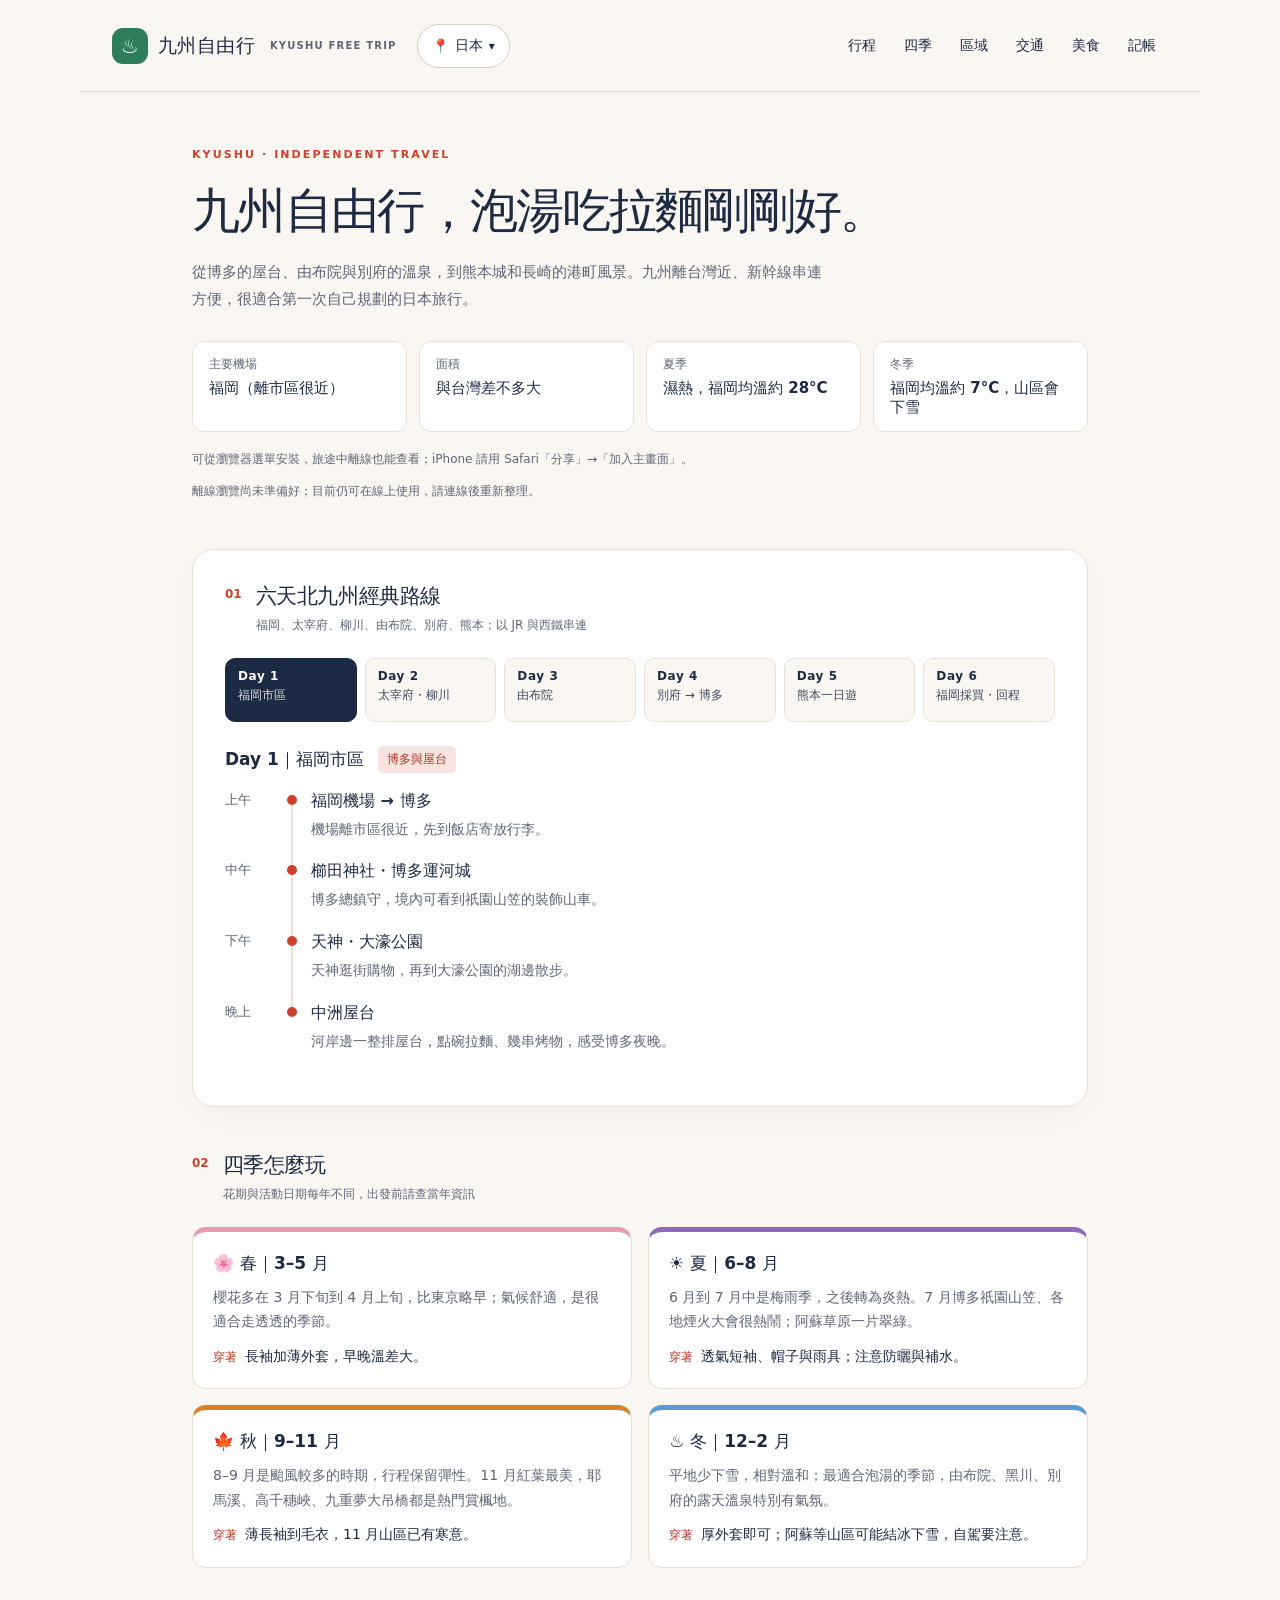
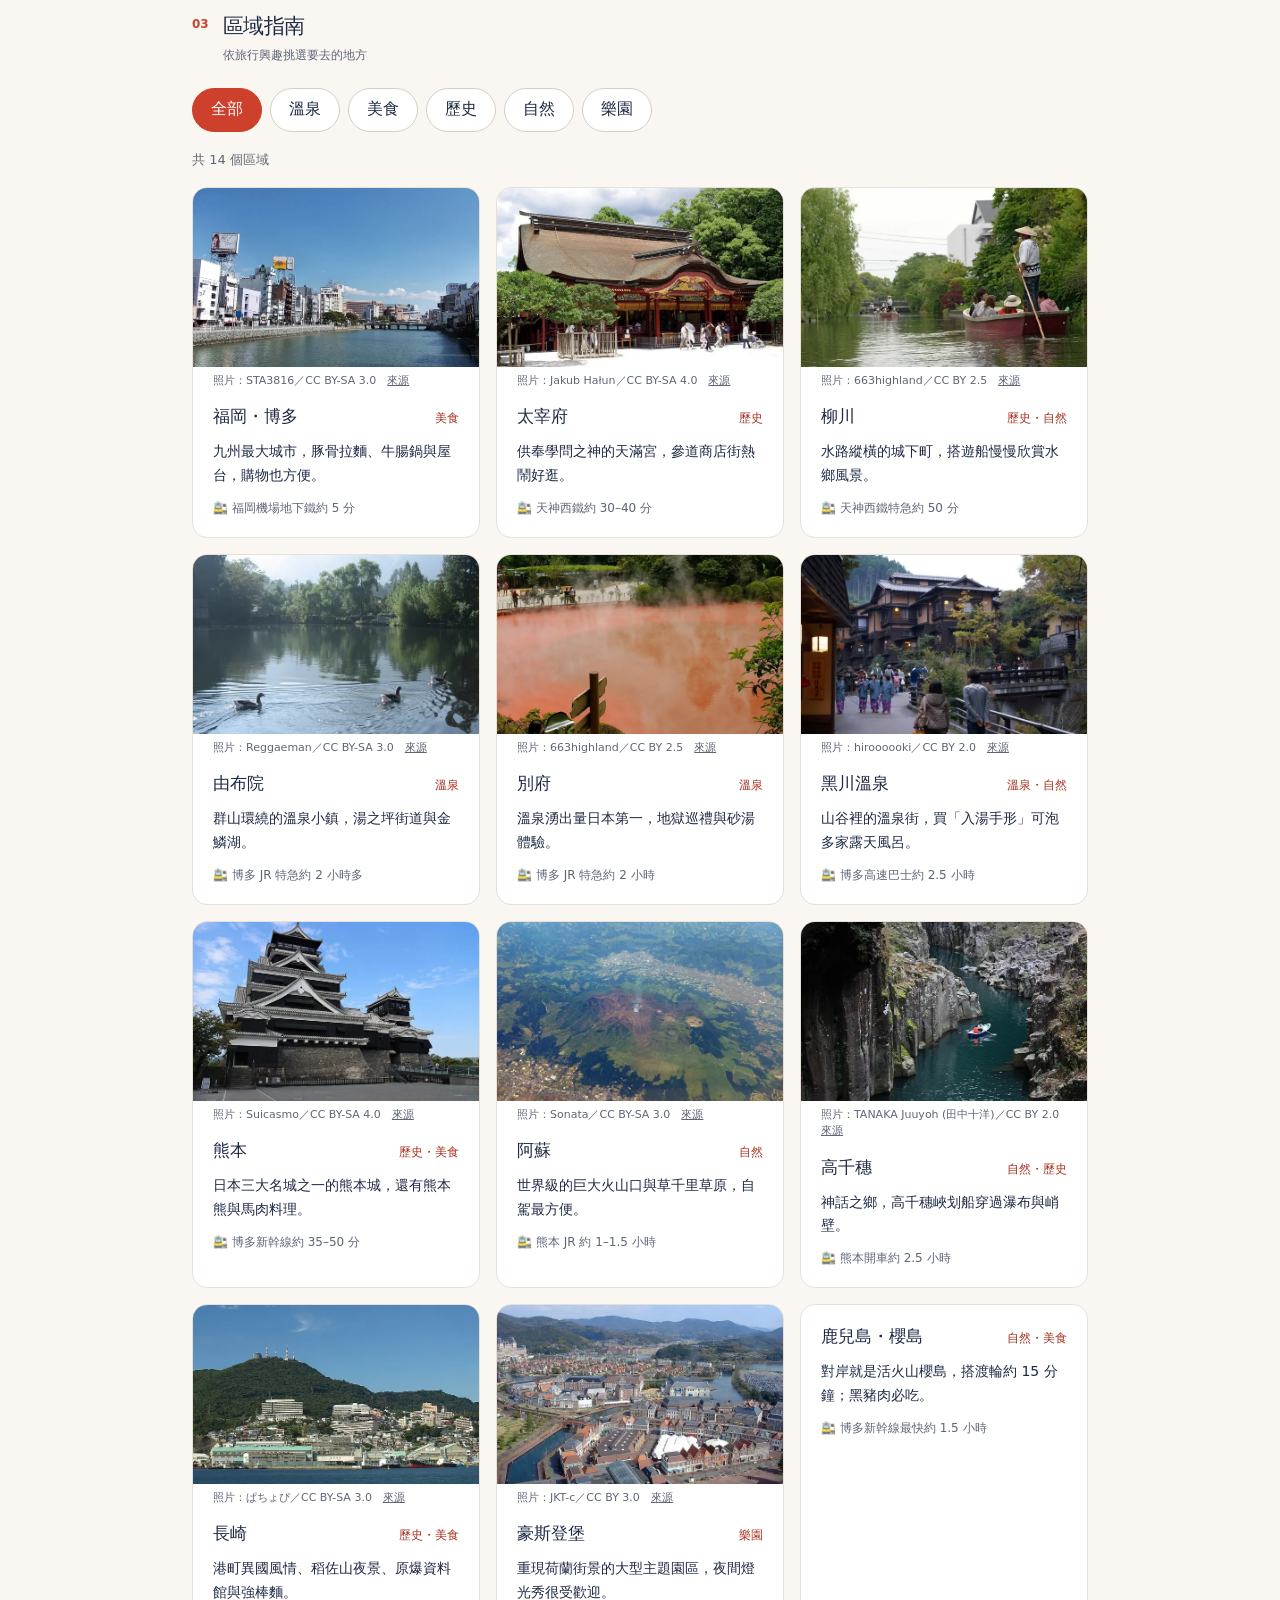
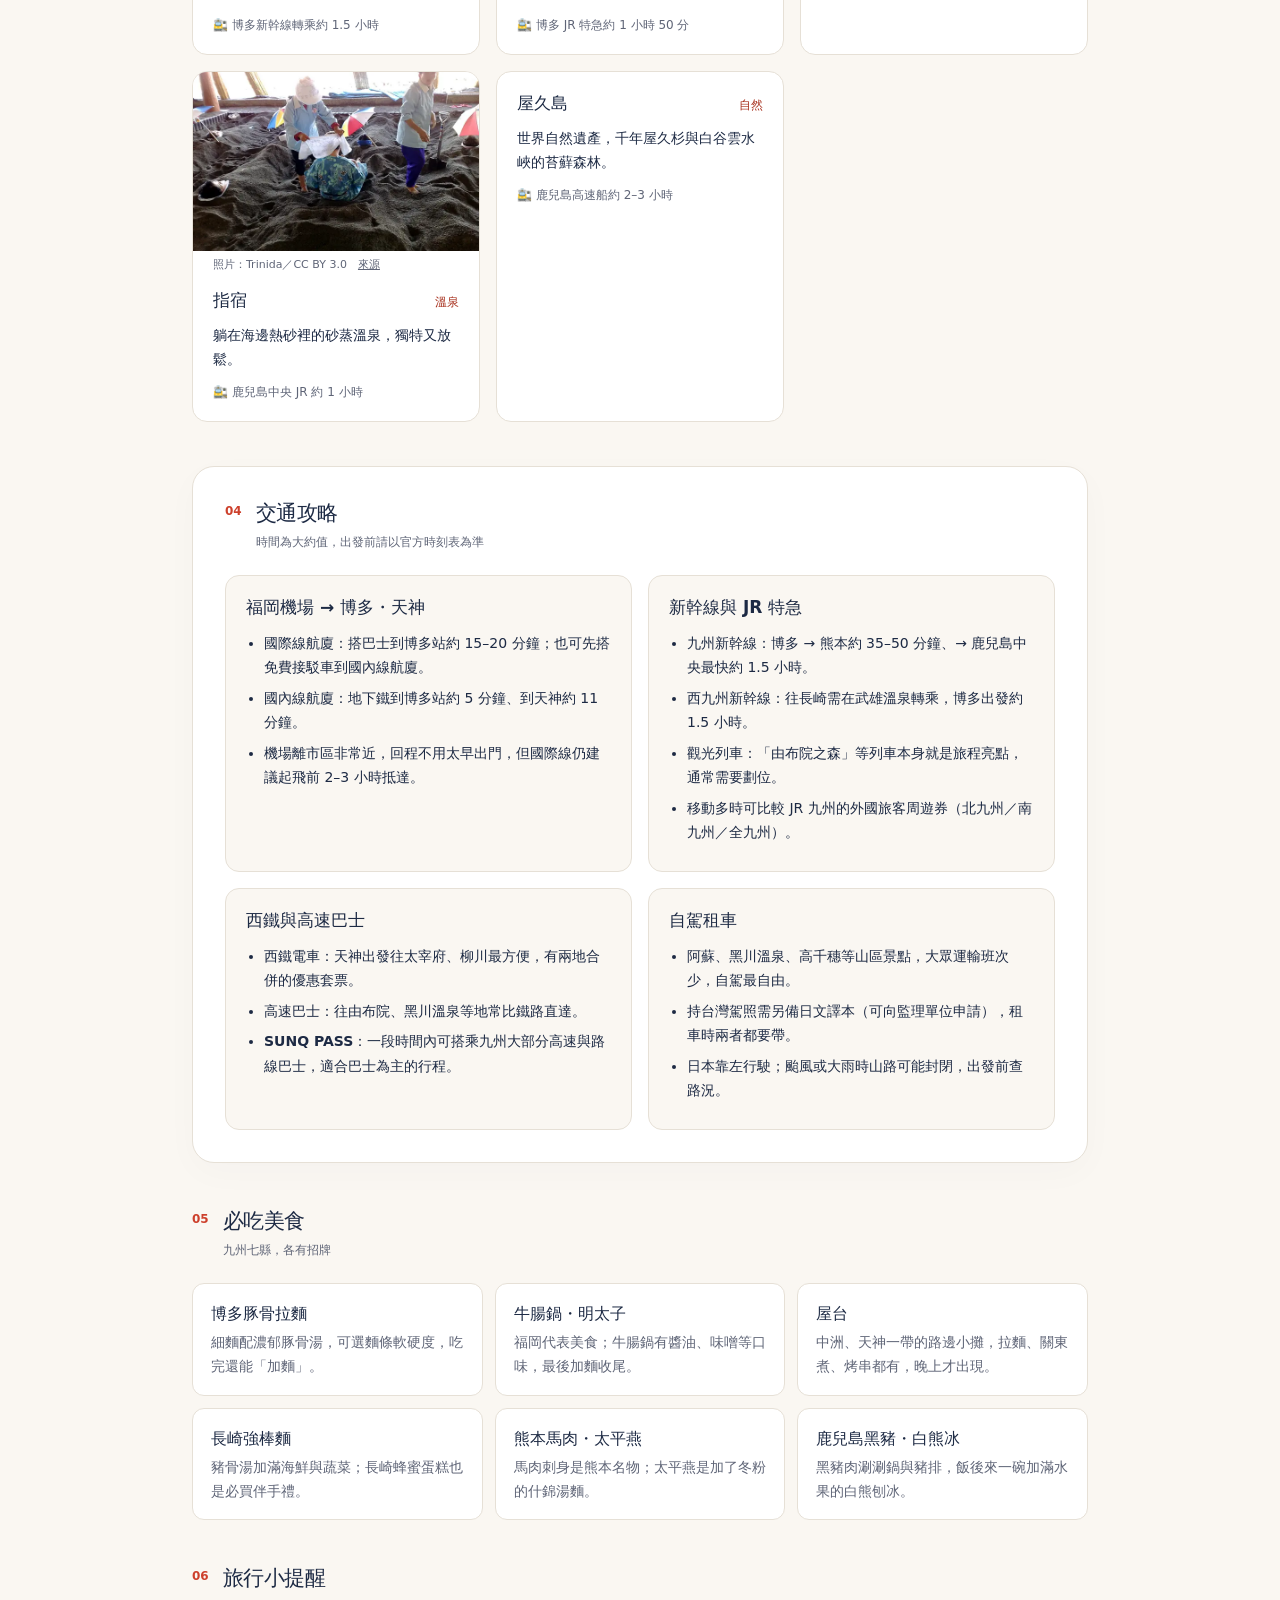
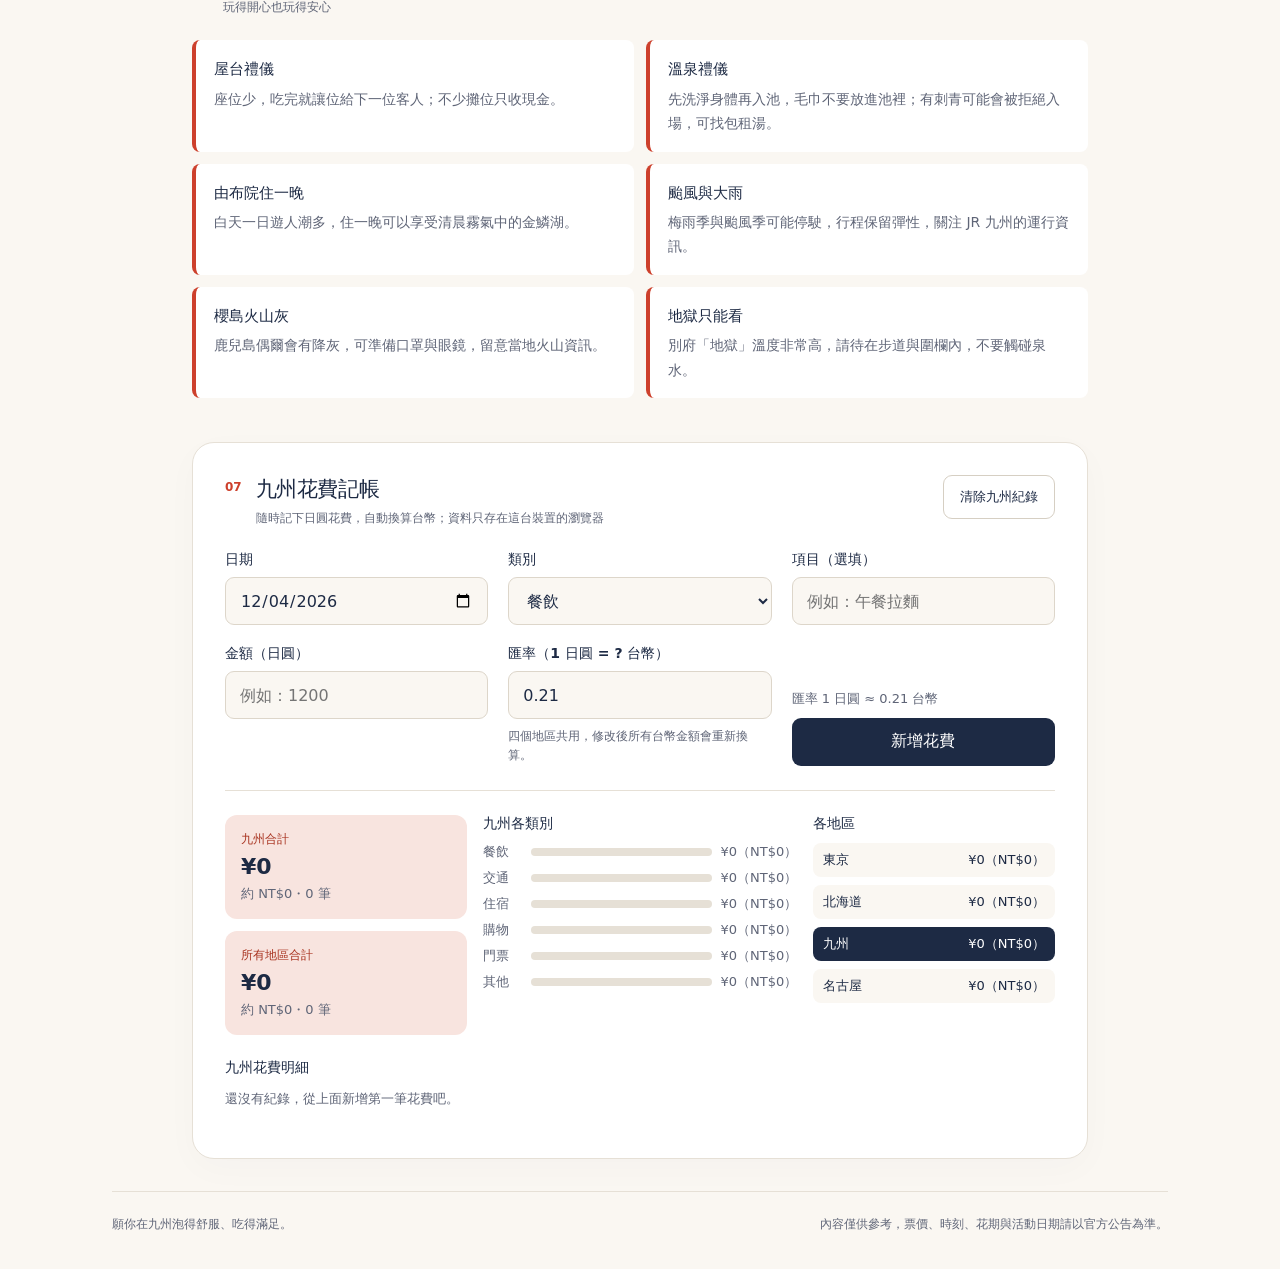
<file: kyushu.html>
<!doctype html>
<html lang="zh-Hant">
<head>
  <meta charset="utf-8">
  <meta name="viewport" content="width=device-width, initial-scale=1">
  <meta name="theme-color" content="#1d2a44">
  <meta name="apple-mobile-web-app-capable" content="yes">
  <meta name="apple-mobile-web-app-title" content="日本自由行">
  <meta name="apple-mobile-web-app-status-bar-style" content="default">
  <meta name="description" content="九州自由行指南：六天北九州路線、四季玩法、溫泉與區域介紹、新幹線與周遊券、必吃美食與旅行提醒。">
  <title>九州自由行指南｜溫泉與美食之旅</title>
  <link rel="stylesheet" href="./style.css?v=5">
  <link rel="manifest" href="./manifest.webmanifest">
  <link rel="icon" href="./icons/icon-192.png" type="image/png">
  <link rel="apple-touch-icon" href="./icons/apple-touch-icon.png">
  <script defer src="./photos.js?v=5"></script>
  <script defer src="./kyushu.js?v=5"></script>
  <script defer src="./expenses.js?v=5"></script>
  <script defer src="./menu.js?v=5"></script>
  <script defer src="./pwa.js?v=5"></script>
</head>
<body class="page-kyushu">
  <a class="skip-link" href="#itinerary">跳到行程規劃</a>
  <header class="site-header">
    <a class="brand" href="./kyushu.html"><span class="brand-mark" aria-hidden="true">♨</span>九州自由行<span class="brand-en">KYUSHU FREE TRIP</span></a>
    <details class="place-menu">
      <summary aria-label="選擇地點，目前：九州"><span aria-hidden="true">📍</span>日本<span class="place-caret" aria-hidden="true">▾</span></summary>
      <ul><li><a href="./index.html">東京<span>TOKYO</span></a></li><li><a href="./hokkaido.html">北海道<span>HOKKAIDO</span></a></li><li><a href="./kyushu.html" aria-current="page">九州<span>KYUSHU</span></a></li><li><a href="./nagoya.html">名古屋<span>NAGOYA</span></a></li></ul>
    </details>
    <nav class="site-nav" aria-label="頁面導覽">
      <a href="#itinerary">行程</a><a href="#seasons">四季</a><a href="#areas">區域</a><a href="#transport">交通</a><a href="#food">美食</a><a href="#expenses">記帳</a>
    </nav>
  </header>
  <main>
    <section class="intro" aria-labelledby="page-title">
      <p class="eyebrow">KYUSHU · INDEPENDENT TRAVEL</p>
      <h1 id="page-title">九州自由行，<br class="mobile-break">泡湯吃拉麵剛剛好。</h1>
      <p class="intro-copy">從博多的屋台、由布院與別府的溫泉，到熊本城和長崎的港町風景。九州離台灣近、新幹線串連方便，很適合第一次自己規劃的日本旅行。</p>
      <dl class="quick-facts">
        <div><dt>主要機場</dt><dd>福岡（離市區很近）</dd></div>
        <div><dt>面積</dt><dd>與台灣差不多大</dd></div>
        <div><dt>夏季</dt><dd>濕熱，福岡均溫約 28°C</dd></div>
        <div><dt>冬季</dt><dd>福岡均溫約 7°C，山區會下雪</dd></div>
      </dl>
      <div class="pwa-tools" aria-label="安裝與更新">
        <button id="install-button" class="secondary-button" type="button" hidden>安裝到主畫面</button>
        <p id="install-help" class="field-hint">可從瀏覽器選單安裝，旅途中離線也能查看；iPhone 請用 Safari「分享」→「加入主畫面」。</p>
      </div>
      <div id="update-notice" class="pwa-update" role="status" hidden>
        <p>指南有新版本，更新後會重新載入頁面。</p>
        <button id="update-button" class="secondary-button" type="button">更新指南</button>
      </div>
      <p id="pwa-message" class="field-hint" role="status" aria-live="polite" hidden></p>
    </section>

    <section id="itinerary" class="panel" aria-labelledby="itinerary-title">
      <div class="section-heading"><span class="section-number" aria-hidden="true">01</span><div><h2 id="itinerary-title">六天北九州經典路線</h2><p>福岡、太宰府、柳川、由布院、別府、熊本；以 JR 與西鐵串連</p></div></div>
      <div id="day-tabs" class="day-tabs day-tabs-6" role="tablist" aria-label="選擇天數"></div>
      <div id="day-panel" class="day-panel" role="tabpanel" tabindex="0"></div>
      <noscript><p class="message">請開啟 JavaScript 以切換每日行程。</p></noscript>
    </section>

    <section id="seasons" class="list-section" aria-labelledby="seasons-title">
      <div class="section-heading"><span class="section-number" aria-hidden="true">02</span><div><h2 id="seasons-title">四季怎麼玩</h2><p>花期與活動日期每年不同，出發前請查當年資訊</p></div></div>
      <div class="season-grid">
        <article class="season-card season-spring">
          <h3><span aria-hidden="true">🌸</span> 春｜3–5 月</h3>
          <p>櫻花多在 3 月下旬到 4 月上旬，比東京略早；氣候舒適，是很適合走透透的季節。</p>
          <p class="season-wear"><strong>穿著</strong>長袖加薄外套，早晚溫差大。</p>
        </article>
        <article class="season-card season-summer">
          <h3><span aria-hidden="true">☀️</span> 夏｜6–8 月</h3>
          <p>6 月到 7 月中是梅雨季，之後轉為炎熱。7 月博多祇園山笠、各地煙火大會很熱鬧；阿蘇草原一片翠綠。</p>
          <p class="season-wear"><strong>穿著</strong>透氣短袖、帽子與雨具；注意防曬與補水。</p>
        </article>
        <article class="season-card season-autumn">
          <h3><span aria-hidden="true">🍁</span> 秋｜9–11 月</h3>
          <p>8–9 月是颱風較多的時期，行程保留彈性。11 月紅葉最美，耶馬溪、高千穗峽、九重夢大吊橋都是熱門賞楓地。</p>
          <p class="season-wear"><strong>穿著</strong>薄長袖到毛衣，11 月山區已有寒意。</p>
        </article>
        <article class="season-card season-winter">
          <h3><span aria-hidden="true">♨️</span> 冬｜12–2 月</h3>
          <p>平地少下雪，相對溫和；最適合泡湯的季節，由布院、黑川、別府的露天溫泉特別有氣氛。</p>
          <p class="season-wear"><strong>穿著</strong>厚外套即可；阿蘇等山區可能結冰下雪，自駕要注意。</p>
        </article>
      </div>
    </section>

    <section id="areas" class="list-section" aria-labelledby="areas-title">
      <div class="section-heading"><span class="section-number" aria-hidden="true">03</span><div><h2 id="areas-title">區域指南</h2><p>依旅行興趣挑選要去的地方</p></div></div>
      <div id="area-filters" class="filters" role="group" aria-label="依興趣篩選區域"></div>
      <p id="area-message" class="filter-message" role="status" aria-live="polite" aria-atomic="true"></p>
      <ul id="area-list" class="area-list" aria-label="九州區域清單"></ul>
    </section>

    <section id="transport" class="panel" aria-labelledby="transport-title">
      <div class="section-heading"><span class="section-number" aria-hidden="true">04</span><div><h2 id="transport-title">交通攻略</h2><p>時間為大約值，出發前請以官方時刻表為準</p></div></div>
      <div class="transport-grid">
        <article class="info-card">
          <h3>福岡機場 → 博多・天神</h3>
          <ul>
            <li><strong>國際線航廈</strong>：搭巴士到博多站約 15–20 分鐘；也可先搭免費接駁車到國內線航廈。</li>
            <li><strong>國內線航廈</strong>：地下鐵到博多站約 5 分鐘、到天神約 11 分鐘。</li>
            <li>機場離市區非常近，回程不用太早出門，但國際線仍建議起飛前 2–3 小時抵達。</li>
          </ul>
        </article>
        <article class="info-card">
          <h3>新幹線與 JR 特急</h3>
          <ul>
            <li><strong>九州新幹線</strong>：博多 → 熊本約 35–50 分鐘、→ 鹿兒島中央最快約 1.5 小時。</li>
            <li><strong>西九州新幹線</strong>：往長崎需在武雄溫泉轉乘，博多出發約 1.5 小時。</li>
            <li><strong>觀光列車</strong>：「由布院之森」等列車本身就是旅程亮點，通常需要劃位。</li>
            <li>移動多時可比較 JR 九州的外國旅客周遊券（北九州／南九州／全九州）。</li>
          </ul>
        </article>
        <article class="info-card">
          <h3>西鐵與高速巴士</h3>
          <ul>
            <li><strong>西鐵電車</strong>：天神出發往太宰府、柳川最方便，有兩地合併的優惠套票。</li>
            <li><strong>高速巴士</strong>：往由布院、黑川溫泉等地常比鐵路直達。</li>
            <li><strong>SUNQ PASS</strong>：一段時間內可搭乘九州大部分高速與路線巴士，適合巴士為主的行程。</li>
          </ul>
        </article>
        <article class="info-card">
          <h3>自駕租車</h3>
          <ul>
            <li>阿蘇、黑川溫泉、高千穗等山區景點，大眾運輸班次少，自駕最自由。</li>
            <li>持台灣駕照需另備<strong>日文譯本</strong>（可向監理單位申請），租車時兩者都要帶。</li>
            <li>日本靠左行駛；颱風或大雨時山路可能封閉，出發前查路況。</li>
          </ul>
        </article>
      </div>
    </section>

    <section id="food" class="list-section" aria-labelledby="food-title">
      <div class="section-heading"><span class="section-number" aria-hidden="true">05</span><div><h2 id="food-title">必吃美食</h2><p>九州七縣，各有招牌</p></div></div>
      <ul class="food-list">
        <li><strong>博多豚骨拉麵</strong>細麵配濃郁豚骨湯，可選麵條軟硬度，吃完還能「加麵」。</li>
        <li><strong>牛腸鍋・明太子</strong>福岡代表美食；牛腸鍋有醬油、味噌等口味，最後加麵收尾。</li>
        <li><strong>屋台</strong>中洲、天神一帶的路邊小攤，拉麵、關東煮、烤串都有，晚上才出現。</li>
        <li><strong>長崎強棒麵</strong>豬骨湯加滿海鮮與蔬菜；長崎蜂蜜蛋糕也是必買伴手禮。</li>
        <li><strong>熊本馬肉・太平燕</strong>馬肉刺身是熊本名物；太平燕是加了冬粉的什錦湯麵。</li>
        <li><strong>鹿兒島黑豬・白熊冰</strong>黑豬肉涮涮鍋與豬排，飯後來一碗加滿水果的白熊刨冰。</li>
      </ul>
    </section>

    <section class="list-section" aria-labelledby="tips-title">
      <div class="section-heading"><span class="section-number" aria-hidden="true">06</span><div><h2 id="tips-title">旅行小提醒</h2><p>玩得開心也玩得安心</p></div></div>
      <ul class="tips">
        <li><strong>屋台禮儀</strong>座位少，吃完就讓位給下一位客人；不少攤位只收現金。</li>
        <li><strong>溫泉禮儀</strong>先洗淨身體再入池，毛巾不要放進池裡；有刺青可能會被拒絕入場，可找包租湯。</li>
        <li><strong>由布院住一晚</strong>白天一日遊人潮多，住一晚可以享受清晨霧氣中的金鱗湖。</li>
        <li><strong>颱風與大雨</strong>梅雨季與颱風季可能停駛，行程保留彈性，關注 JR 九州的運行資訊。</li>
        <li><strong>櫻島火山灰</strong>鹿兒島偶爾會有降灰，可準備口罩與眼鏡，留意當地火山資訊。</li>
        <li><strong>地獄只能看</strong>別府「地獄」溫度非常高，請待在步道與圍欄內，不要觸碰泉水。</li>
      </ul>
    </section>
    <section id="expenses" class="panel" data-region="九州" aria-labelledby="expenses-title">
      <div class="list-heading"><div class="section-heading"><span class="section-number" aria-hidden="true">07</span><div><h2 id="expenses-title">九州花費記帳</h2><p>隨時記下日圓花費，自動換算台幣；資料只存在這台裝置的瀏覽器</p></div></div><button id="expense-clear" class="secondary-button" type="button">清除九州紀錄</button></div>
      <noscript><p class="message">請開啟 JavaScript 才能使用記帳功能。</p></noscript>
      <form id="expense-form" class="expense-form">
        <div class="form-grid expense-grid">
          <div class="field"><label for="expense-date">日期</label><input id="expense-date" name="date" type="date" required></div>
          <div class="field"><label for="expense-category">類別</label><select id="expense-category" name="category" required><option>餐飲</option><option>交通</option><option>住宿</option><option>購物</option><option>門票</option><option>其他</option></select></div>
          <div class="field"><label for="expense-note">項目（選填）</label><input id="expense-note" name="note" maxlength="60" autocomplete="off" placeholder="例如：午餐拉麵"></div>
          <div class="field"><label for="expense-yen">金額（日圓）</label><input id="expense-yen" name="yen" type="number" inputmode="numeric" min="1" max="10000000" step="1" required placeholder="例如：1200" aria-describedby="expense-preview"></div>
          <div class="field"><label for="expense-rate">匯率（1 日圓 = ? 台幣）</label><input id="expense-rate" type="number" inputmode="decimal" min="0.01" max="5" step="0.001" required aria-describedby="expense-rate-hint"><span id="expense-rate-hint" class="field-hint">四個地區共用，修改後所有台幣金額會重新換算。</span></div>
          <div class="field expense-submit"><span id="expense-preview" class="expense-preview" aria-live="polite"></span><button class="primary-button" type="submit">新增花費</button></div>
        </div>
      </form>
      <p id="expense-status" class="message" role="status" aria-live="polite" hidden></p>
      <div class="expense-summary">
        <dl class="expense-totals">
          <div><dt>九州合計</dt><dd id="expense-region-yen">¥0</dd><dd id="expense-region-twd" class="expense-sub"></dd></div>
          <div><dt>所有地區合計</dt><dd id="expense-all-yen">¥0</dd><dd id="expense-all-twd" class="expense-sub"></dd></div>
        </dl>
        <div class="expense-breakdown">
          <h3>九州各類別</h3>
          <ul id="expense-categories" class="expense-categories"></ul>
        </div>
        <div class="expense-breakdown">
          <h3>各地區</h3>
          <ul id="expense-regions" class="expense-regions"></ul>
        </div>
      </div>
      <h3 class="expense-list-title">九州花費明細</h3>
      <p id="expense-empty" class="filter-message">還沒有紀錄，從上面新增第一筆花費吧。</p>
      <ul id="expense-list" class="expense-list" aria-label="九州花費明細"></ul>
    </section>
  </main>
  <footer class="site-footer">願你在九州泡得舒服、吃得滿足。<span>內容僅供參考，票價、時刻、花期與活動日期請以官方公告為準。</span></footer>
</body>
</html>
</file>
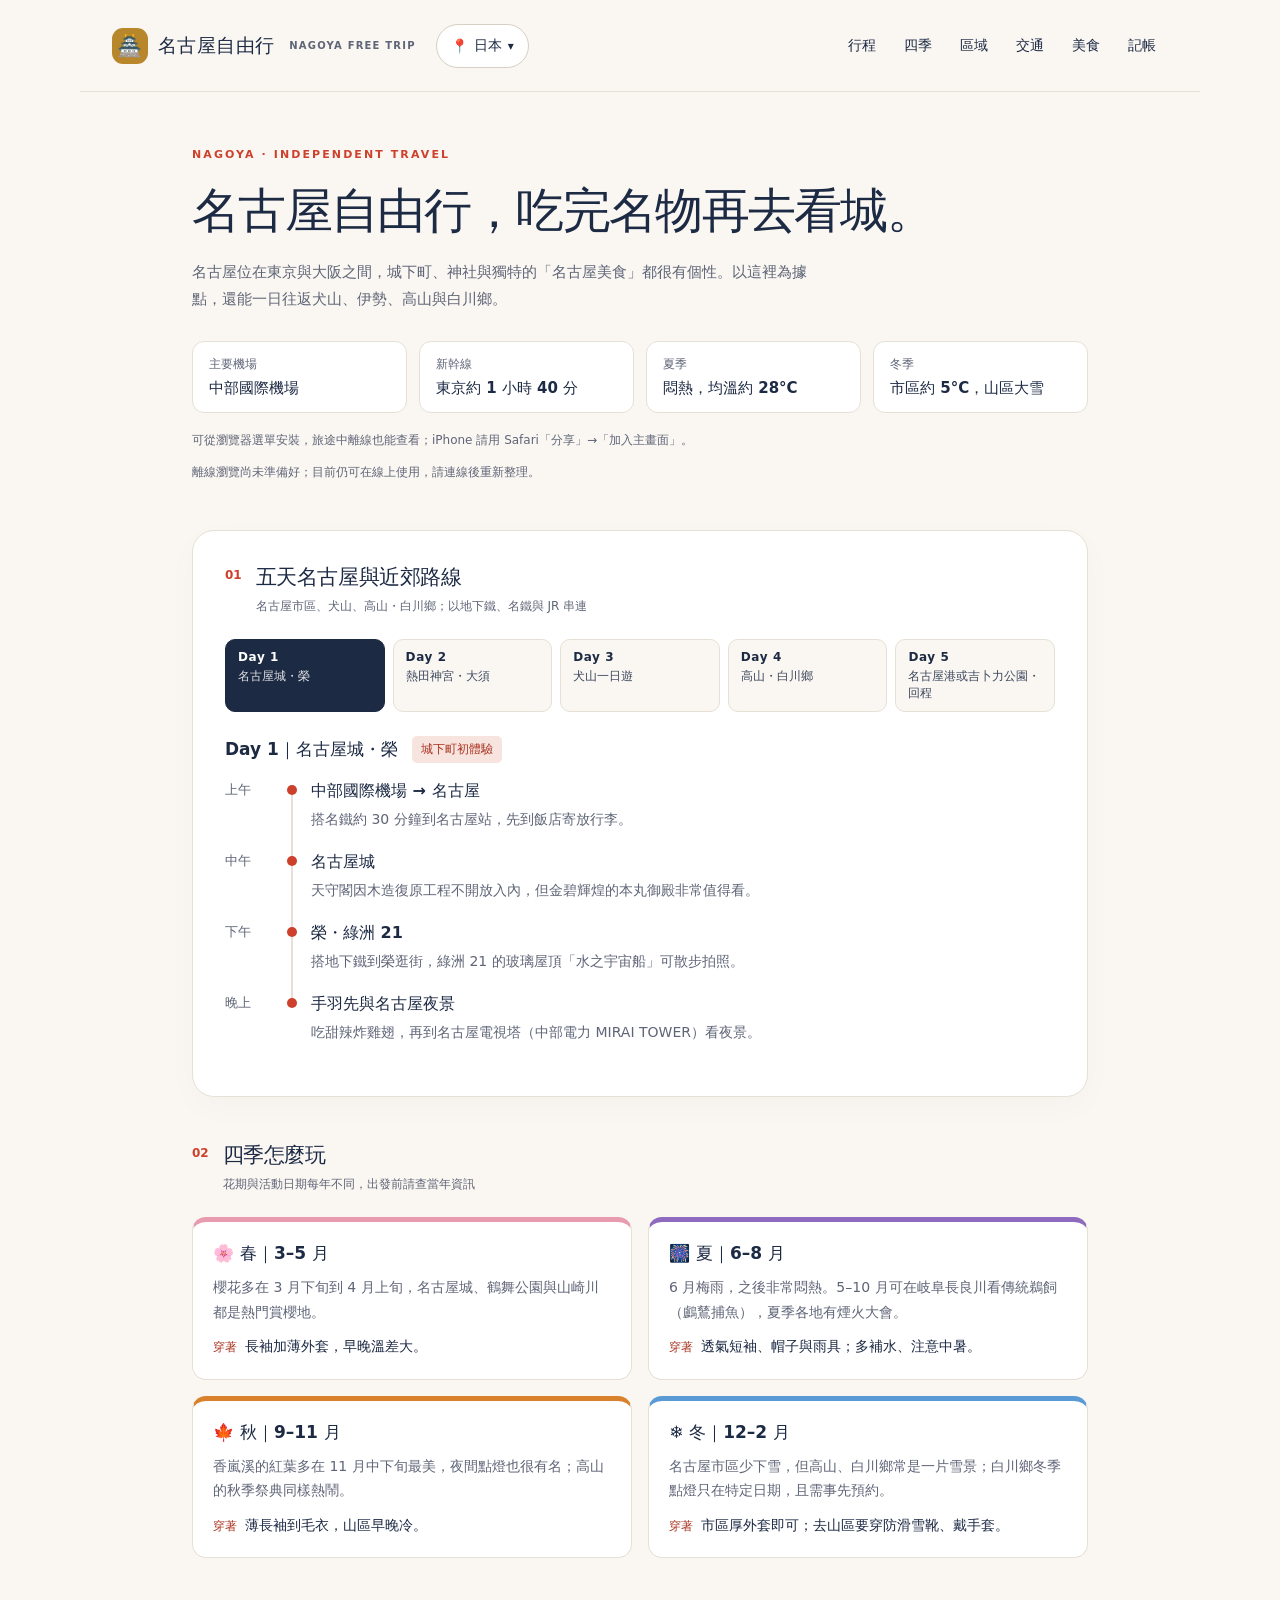
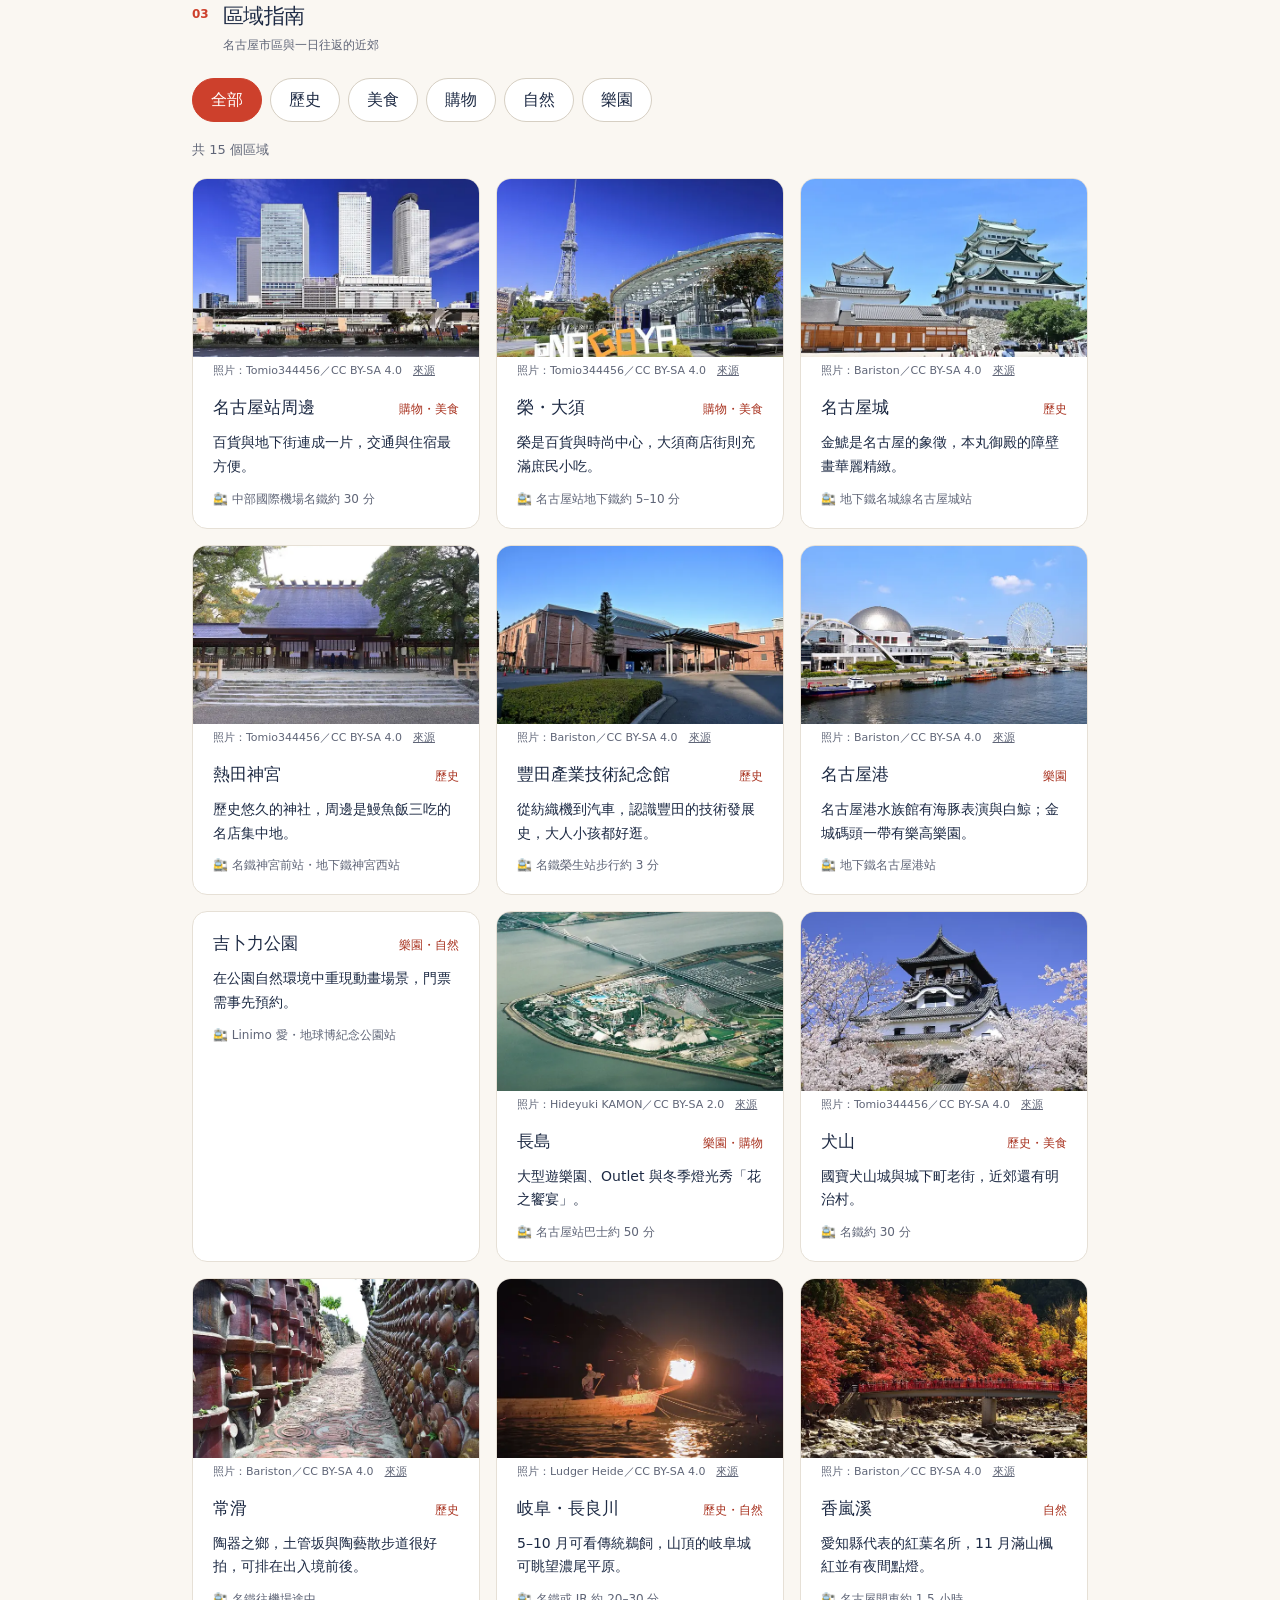
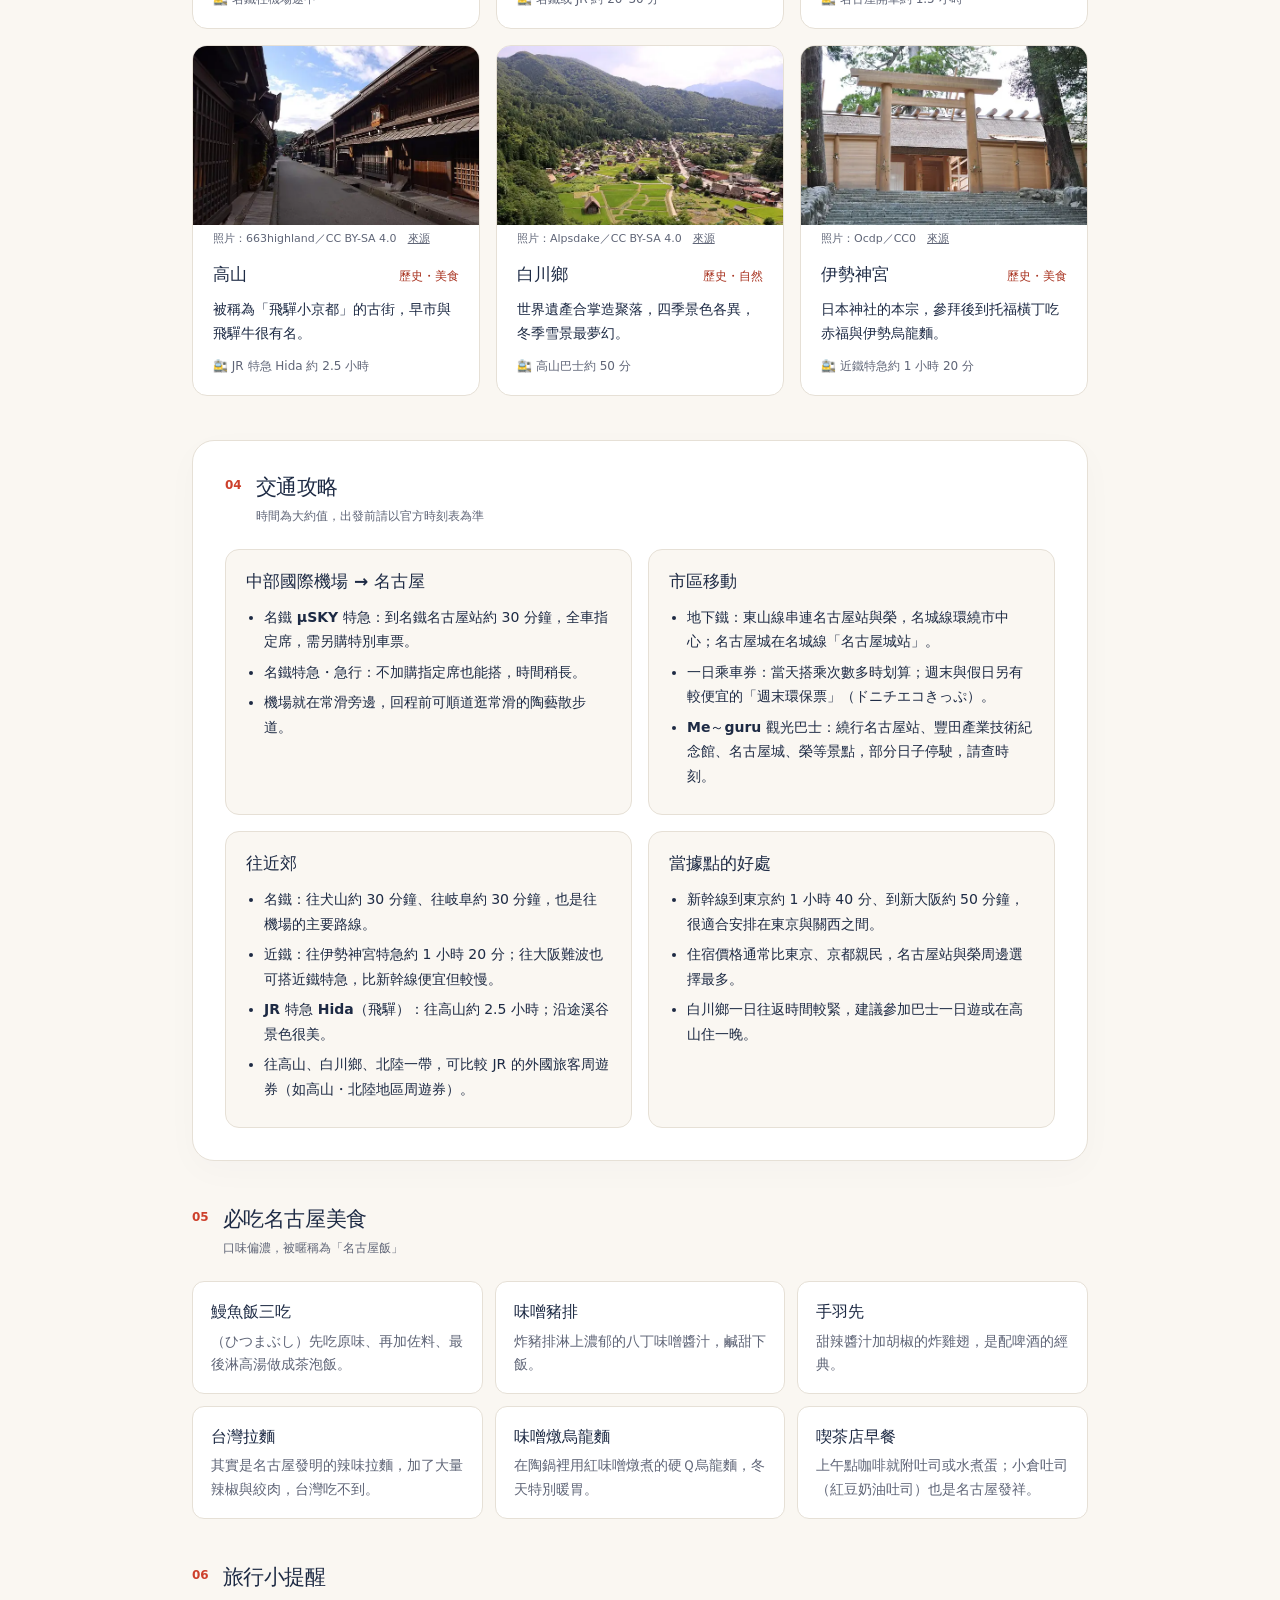
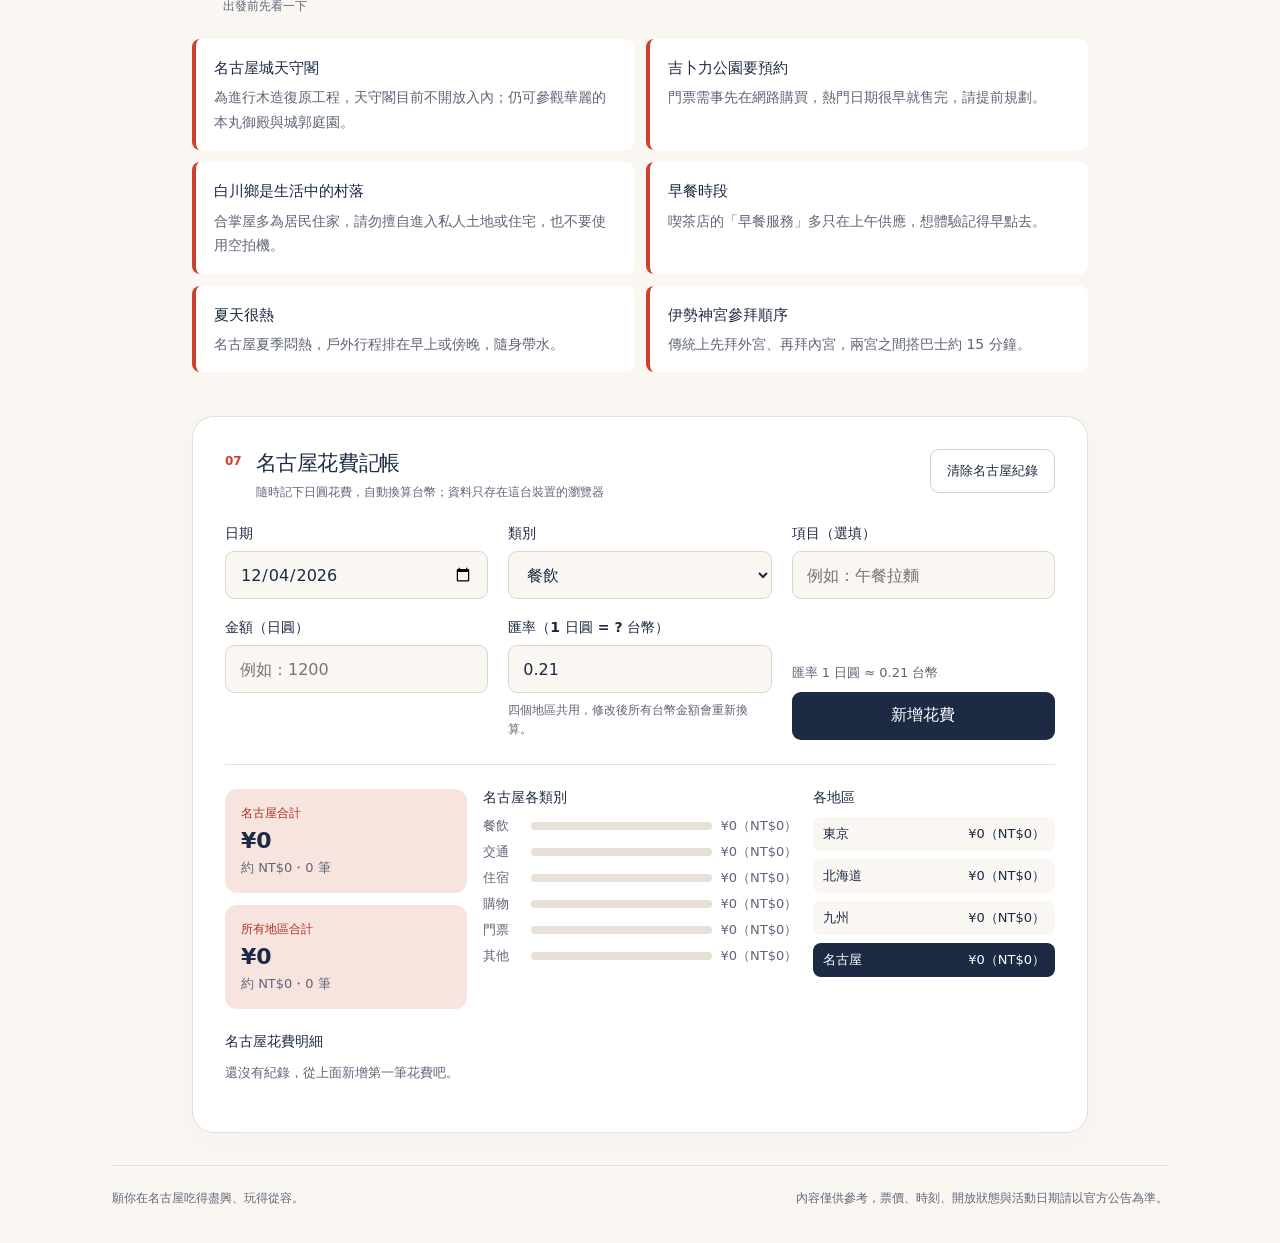
<file: nagoya.html>
<!doctype html>
<html lang="zh-Hant">
<head>
  <meta charset="utf-8">
  <meta name="viewport" content="width=device-width, initial-scale=1">
  <meta name="theme-color" content="#1d2a44">
  <meta name="apple-mobile-web-app-capable" content="yes">
  <meta name="apple-mobile-web-app-title" content="日本自由行">
  <meta name="apple-mobile-web-app-status-bar-style" content="default">
  <meta name="description" content="名古屋自由行指南：五天名古屋與近郊路線、四季玩法、區域介紹、交通方式、名古屋美食與旅行提醒。">
  <title>名古屋自由行指南｜城下町與在地美食</title>
  <link rel="stylesheet" href="./style.css?v=5">
  <link rel="manifest" href="./manifest.webmanifest">
  <link rel="icon" href="./icons/icon-192.png" type="image/png">
  <link rel="apple-touch-icon" href="./icons/apple-touch-icon.png">
  <script defer src="./photos.js?v=5"></script>
  <script defer src="./nagoya.js?v=5"></script>
  <script defer src="./expenses.js?v=5"></script>
  <script defer src="./menu.js?v=5"></script>
  <script defer src="./pwa.js?v=5"></script>
</head>
<body class="page-nagoya">
  <a class="skip-link" href="#itinerary">跳到行程規劃</a>
  <header class="site-header">
    <a class="brand" href="./nagoya.html"><span class="brand-mark" aria-hidden="true">🏯</span>名古屋自由行<span class="brand-en">NAGOYA FREE TRIP</span></a>
    <details class="place-menu">
      <summary aria-label="選擇地點，目前：名古屋"><span aria-hidden="true">📍</span>日本<span class="place-caret" aria-hidden="true">▾</span></summary>
      <ul><li><a href="./index.html">東京<span>TOKYO</span></a></li><li><a href="./hokkaido.html">北海道<span>HOKKAIDO</span></a></li><li><a href="./kyushu.html">九州<span>KYUSHU</span></a></li><li><a href="./nagoya.html" aria-current="page">名古屋<span>NAGOYA</span></a></li></ul>
    </details>
    <nav class="site-nav" aria-label="頁面導覽">
      <a href="#itinerary">行程</a><a href="#seasons">四季</a><a href="#areas">區域</a><a href="#transport">交通</a><a href="#food">美食</a><a href="#expenses">記帳</a>
    </nav>
  </header>
  <main>
    <section class="intro" aria-labelledby="page-title">
      <p class="eyebrow">NAGOYA · INDEPENDENT TRAVEL</p>
      <h1 id="page-title">名古屋自由行，<br class="mobile-break">吃完名物再去看城。</h1>
      <p class="intro-copy">名古屋位在東京與大阪之間，城下町、神社與獨特的「名古屋美食」都很有個性。以這裡為據點，還能一日往返犬山、伊勢、高山與白川鄉。</p>
      <dl class="quick-facts">
        <div><dt>主要機場</dt><dd>中部國際機場</dd></div>
        <div><dt>新幹線</dt><dd>東京約 1 小時 40 分</dd></div>
        <div><dt>夏季</dt><dd>悶熱，均溫約 28°C</dd></div>
        <div><dt>冬季</dt><dd>市區約 5°C，山區大雪</dd></div>
      </dl>
      <div class="pwa-tools" aria-label="安裝與更新">
        <button id="install-button" class="secondary-button" type="button" hidden>安裝到主畫面</button>
        <p id="install-help" class="field-hint">可從瀏覽器選單安裝，旅途中離線也能查看；iPhone 請用 Safari「分享」→「加入主畫面」。</p>
      </div>
      <div id="update-notice" class="pwa-update" role="status" hidden>
        <p>指南有新版本，更新後會重新載入頁面。</p>
        <button id="update-button" class="secondary-button" type="button">更新指南</button>
      </div>
      <p id="pwa-message" class="field-hint" role="status" aria-live="polite" hidden></p>
    </section>

    <section id="itinerary" class="panel" aria-labelledby="itinerary-title">
      <div class="section-heading"><span class="section-number" aria-hidden="true">01</span><div><h2 id="itinerary-title">五天名古屋與近郊路線</h2><p>名古屋市區、犬山、高山・白川鄉；以地下鐵、名鐵與 JR 串連</p></div></div>
      <div id="day-tabs" class="day-tabs" role="tablist" aria-label="選擇天數"></div>
      <div id="day-panel" class="day-panel" role="tabpanel" tabindex="0"></div>
      <noscript><p class="message">請開啟 JavaScript 以切換每日行程。</p></noscript>
    </section>

    <section id="seasons" class="list-section" aria-labelledby="seasons-title">
      <div class="section-heading"><span class="section-number" aria-hidden="true">02</span><div><h2 id="seasons-title">四季怎麼玩</h2><p>花期與活動日期每年不同，出發前請查當年資訊</p></div></div>
      <div class="season-grid">
        <article class="season-card season-spring">
          <h3><span aria-hidden="true">🌸</span> 春｜3–5 月</h3>
          <p>櫻花多在 3 月下旬到 4 月上旬，名古屋城、鶴舞公園與山崎川都是熱門賞櫻地。</p>
          <p class="season-wear"><strong>穿著</strong>長袖加薄外套，早晚溫差大。</p>
        </article>
        <article class="season-card season-summer">
          <h3><span aria-hidden="true">🎆</span> 夏｜6–8 月</h3>
          <p>6 月梅雨，之後非常悶熱。5–10 月可在岐阜長良川看傳統鵜飼（鸕鶿捕魚），夏季各地有煙火大會。</p>
          <p class="season-wear"><strong>穿著</strong>透氣短袖、帽子與雨具；多補水、注意中暑。</p>
        </article>
        <article class="season-card season-autumn">
          <h3><span aria-hidden="true">🍁</span> 秋｜9–11 月</h3>
          <p>香嵐溪的紅葉多在 11 月中下旬最美，夜間點燈也很有名；高山的秋季祭典同樣熱鬧。</p>
          <p class="season-wear"><strong>穿著</strong>薄長袖到毛衣，山區早晚冷。</p>
        </article>
        <article class="season-card season-winter">
          <h3><span aria-hidden="true">❄️</span> 冬｜12–2 月</h3>
          <p>名古屋市區少下雪，但高山、白川鄉常是一片雪景；白川鄉冬季點燈只在特定日期，且需事先預約。</p>
          <p class="season-wear"><strong>穿著</strong>市區厚外套即可；去山區要穿防滑雪靴、戴手套。</p>
        </article>
      </div>
    </section>

    <section id="areas" class="list-section" aria-labelledby="areas-title">
      <div class="section-heading"><span class="section-number" aria-hidden="true">03</span><div><h2 id="areas-title">區域指南</h2><p>名古屋市區與一日往返的近郊</p></div></div>
      <div id="area-filters" class="filters" role="group" aria-label="依興趣篩選區域"></div>
      <p id="area-message" class="filter-message" role="status" aria-live="polite" aria-atomic="true"></p>
      <ul id="area-list" class="area-list" aria-label="名古屋區域清單"></ul>
    </section>

    <section id="transport" class="panel" aria-labelledby="transport-title">
      <div class="section-heading"><span class="section-number" aria-hidden="true">04</span><div><h2 id="transport-title">交通攻略</h2><p>時間為大約值，出發前請以官方時刻表為準</p></div></div>
      <div class="transport-grid">
        <article class="info-card">
          <h3>中部國際機場 → 名古屋</h3>
          <ul>
            <li><strong>名鐵 μSKY 特急</strong>：到名鐵名古屋站約 30 分鐘，全車指定席，需另購特別車票。</li>
            <li><strong>名鐵特急・急行</strong>：不加購指定席也能搭，時間稍長。</li>
            <li>機場就在常滑旁邊，回程前可順道逛常滑的陶藝散步道。</li>
          </ul>
        </article>
        <article class="info-card">
          <h3>市區移動</h3>
          <ul>
            <li><strong>地下鐵</strong>：東山線串連名古屋站與榮，名城線環繞市中心；名古屋城在名城線「名古屋城站」。</li>
            <li><strong>一日乘車券</strong>：當天搭乘次數多時划算；週末與假日另有較便宜的「週末環保票」（ドニチエコきっぷ）。</li>
            <li><strong>Me～guru 觀光巴士</strong>：繞行名古屋站、豐田產業技術紀念館、名古屋城、榮等景點，部分日子停駛，請查時刻。</li>
          </ul>
        </article>
        <article class="info-card">
          <h3>往近郊</h3>
          <ul>
            <li><strong>名鐵</strong>：往犬山約 30 分鐘、往岐阜約 30 分鐘，也是往機場的主要路線。</li>
            <li><strong>近鐵</strong>：往伊勢神宮特急約 1 小時 20 分；往大阪難波也可搭近鐵特急，比新幹線便宜但較慢。</li>
            <li><strong>JR 特急 Hida（飛驒）</strong>：往高山約 2.5 小時；沿途溪谷景色很美。</li>
            <li>往高山、白川鄉、北陸一帶，可比較 JR 的外國旅客周遊券（如高山・北陸地區周遊券）。</li>
          </ul>
        </article>
        <article class="info-card">
          <h3>當據點的好處</h3>
          <ul>
            <li>新幹線到東京約 1 小時 40 分、到新大阪約 50 分鐘，很適合安排在東京與關西之間。</li>
            <li>住宿價格通常比東京、京都親民，名古屋站與榮周邊選擇最多。</li>
            <li>白川鄉一日往返時間較緊，建議參加巴士一日遊或在高山住一晚。</li>
          </ul>
        </article>
      </div>
    </section>

    <section id="food" class="list-section" aria-labelledby="food-title">
      <div class="section-heading"><span class="section-number" aria-hidden="true">05</span><div><h2 id="food-title">必吃名古屋美食</h2><p>口味偏濃，被暱稱為「名古屋飯」</p></div></div>
      <ul class="food-list">
        <li><strong>鰻魚飯三吃</strong>（ひつまぶし）先吃原味、再加佐料、最後淋高湯做成茶泡飯。</li>
        <li><strong>味噌豬排</strong>炸豬排淋上濃郁的八丁味噌醬汁，鹹甜下飯。</li>
        <li><strong>手羽先</strong>甜辣醬汁加胡椒的炸雞翅，是配啤酒的經典。</li>
        <li><strong>台灣拉麵</strong>其實是名古屋發明的辣味拉麵，加了大量辣椒與絞肉，台灣吃不到。</li>
        <li><strong>味噌燉烏龍麵</strong>在陶鍋裡用紅味噌燉煮的硬Ｑ烏龍麵，冬天特別暖胃。</li>
        <li><strong>喫茶店早餐</strong>上午點咖啡就附吐司或水煮蛋；小倉吐司（紅豆奶油吐司）也是名古屋發祥。</li>
      </ul>
    </section>

    <section class="list-section" aria-labelledby="tips-title">
      <div class="section-heading"><span class="section-number" aria-hidden="true">06</span><div><h2 id="tips-title">旅行小提醒</h2><p>出發前先看一下</p></div></div>
      <ul class="tips">
        <li><strong>名古屋城天守閣</strong>為進行木造復原工程，天守閣目前不開放入內；仍可參觀華麗的本丸御殿與城郭庭園。</li>
        <li><strong>吉卜力公園要預約</strong>門票需事先在網路購買，熱門日期很早就售完，請提前規劃。</li>
        <li><strong>白川鄉是生活中的村落</strong>合掌屋多為居民住家，請勿擅自進入私人土地或住宅，也不要使用空拍機。</li>
        <li><strong>早餐時段</strong>喫茶店的「早餐服務」多只在上午供應，想體驗記得早點去。</li>
        <li><strong>夏天很熱</strong>名古屋夏季悶熱，戶外行程排在早上或傍晚，隨身帶水。</li>
        <li><strong>伊勢神宮參拜順序</strong>傳統上先拜外宮、再拜內宮，兩宮之間搭巴士約 15 分鐘。</li>
      </ul>
    </section>
    <section id="expenses" class="panel" data-region="名古屋" aria-labelledby="expenses-title">
      <div class="list-heading"><div class="section-heading"><span class="section-number" aria-hidden="true">07</span><div><h2 id="expenses-title">名古屋花費記帳</h2><p>隨時記下日圓花費，自動換算台幣；資料只存在這台裝置的瀏覽器</p></div></div><button id="expense-clear" class="secondary-button" type="button">清除名古屋紀錄</button></div>
      <noscript><p class="message">請開啟 JavaScript 才能使用記帳功能。</p></noscript>
      <form id="expense-form" class="expense-form">
        <div class="form-grid expense-grid">
          <div class="field"><label for="expense-date">日期</label><input id="expense-date" name="date" type="date" required></div>
          <div class="field"><label for="expense-category">類別</label><select id="expense-category" name="category" required><option>餐飲</option><option>交通</option><option>住宿</option><option>購物</option><option>門票</option><option>其他</option></select></div>
          <div class="field"><label for="expense-note">項目（選填）</label><input id="expense-note" name="note" maxlength="60" autocomplete="off" placeholder="例如：午餐拉麵"></div>
          <div class="field"><label for="expense-yen">金額（日圓）</label><input id="expense-yen" name="yen" type="number" inputmode="numeric" min="1" max="10000000" step="1" required placeholder="例如：1200" aria-describedby="expense-preview"></div>
          <div class="field"><label for="expense-rate">匯率（1 日圓 = ? 台幣）</label><input id="expense-rate" type="number" inputmode="decimal" min="0.01" max="5" step="0.001" required aria-describedby="expense-rate-hint"><span id="expense-rate-hint" class="field-hint">四個地區共用，修改後所有台幣金額會重新換算。</span></div>
          <div class="field expense-submit"><span id="expense-preview" class="expense-preview" aria-live="polite"></span><button class="primary-button" type="submit">新增花費</button></div>
        </div>
      </form>
      <p id="expense-status" class="message" role="status" aria-live="polite" hidden></p>
      <div class="expense-summary">
        <dl class="expense-totals">
          <div><dt>名古屋合計</dt><dd id="expense-region-yen">¥0</dd><dd id="expense-region-twd" class="expense-sub"></dd></div>
          <div><dt>所有地區合計</dt><dd id="expense-all-yen">¥0</dd><dd id="expense-all-twd" class="expense-sub"></dd></div>
        </dl>
        <div class="expense-breakdown">
          <h3>名古屋各類別</h3>
          <ul id="expense-categories" class="expense-categories"></ul>
        </div>
        <div class="expense-breakdown">
          <h3>各地區</h3>
          <ul id="expense-regions" class="expense-regions"></ul>
        </div>
      </div>
      <h3 class="expense-list-title">名古屋花費明細</h3>
      <p id="expense-empty" class="filter-message">還沒有紀錄，從上面新增第一筆花費吧。</p>
      <ul id="expense-list" class="expense-list" aria-label="名古屋花費明細"></ul>
    </section>
  </main>
  <footer class="site-footer">願你在名古屋吃得盡興、玩得從容。<span>內容僅供參考，票價、時刻、開放狀態與活動日期請以官方公告為準。</span></footer>
</body>
</html>
</file>
<file: style.css>
:root {
  color-scheme:light;
  --ink:#1d2a44;
  --muted:#5f6577;
  --paper:#faf7f2;
  --line:#e6e0d6;
  --red:#cd402c;
  --red-dark:#a8321f;
  --sakura:#f8e4df;
  --white:#fff;
  --error:#973a35;
  font-family:system-ui,-apple-system,"Noto Sans TC","Microsoft JhengHei",sans-serif;
  color:var(--ink);
  background:var(--paper);
  font-synthesis:none;
}
* { box-sizing:border-box; }
html { scroll-behavior:smooth; scroll-padding-top:16px; }
body { margin:0; }
button,input,select,textarea { font:inherit; }
button,a,input,select,textarea { -webkit-tap-highlight-color:transparent; }
a { color:inherit; }
button { cursor:pointer; }
button:focus-visible,a:focus-visible,[tabindex]:focus-visible,input[type="checkbox"]:focus-visible {
  outline:3px solid #e07a5f;
  outline-offset:4px;
}
input:focus { outline:2px solid var(--ink); outline-offset:2px; }
[hidden] { display:none!important; }
.skip-link {
  position:absolute; top:-100px; left:16px; z-index:10;
  background:var(--ink); color:white; padding:12px;
}
.skip-link:focus { top:10px; }

/* 頁首 */
.site-header {
  max-width:1120px; margin:auto; min-height:92px; padding:20px 32px;
  display:flex; align-items:center; gap:20px;
  border-bottom:1px solid var(--line);
}
.brand {
  display:flex; align-items:center; gap:10px;
  font-weight:750; text-decoration:none; font-size:19px; letter-spacing:.02em;
}
.brand-mark {
  display:grid; place-items:center; width:36px; height:36px; border-radius:11px;
  background:var(--red); color:white; font-size:20px;
}
.brand-en { font-size:10px; letter-spacing:.12em; margin-left:5px; color:var(--muted); }
.site-nav { display:flex; flex-wrap:wrap; gap:4px; margin-left:auto; }

/* 地點下拉選單 */
.place-menu { position:relative; z-index:5; }
.place-menu summary {
  list-style:none; cursor:pointer; display:inline-flex; align-items:center; gap:6px;
  min-height:44px; padding:8px 14px; border:1px solid #d6cfc3; border-radius:999px;
  background:var(--white); font-weight:700; font-size:14px; white-space:nowrap;
}
.place-menu summary::-webkit-details-marker { display:none; }
.place-menu summary:hover { background:var(--sakura); }
.place-menu summary:focus-visible { outline:3px solid #e07a5f; outline-offset:4px; }
.place-caret { font-size:12px; transition:transform .15s ease; }
.place-menu[open] .place-caret { transform:rotate(180deg); }
.place-menu ul {
  position:absolute; top:calc(100% + 6px); left:0; min-width:180px; margin:0; padding:6px;
  list-style:none; background:var(--white); border:1px solid var(--line); border-radius:12px;
  box-shadow:0 12px 30px #1d2a4420;
}
.place-menu a {
  display:flex; justify-content:space-between; align-items:center; gap:12px;
  min-height:44px; padding:8px 12px; border-radius:8px; text-decoration:none; font-weight:650;
}
.place-menu a span { font-size:10px; letter-spacing:.1em; color:var(--muted); font-weight:500; }
.place-menu a:hover { background:var(--sakura); }
.place-menu a[aria-current="page"] { background:var(--ink); color:white; }
.place-menu a[aria-current="page"] span { color:#c9cfdc; }
.site-nav a {
  text-decoration:none; font-size:14px; padding:10px 12px; border-radius:8px; min-height:44px;
  display:inline-flex; align-items:center;
}
.site-nav a:hover { background:var(--sakura); }

main { max-width:960px; margin:auto; padding:0 32px; }

/* 開場 */
.intro { padding:56px 0 36px; }
.eyebrow { font-size:11px; letter-spacing:.19em; font-weight:700; margin:0 0 18px; color:var(--red); }
h1 {
  font-size:clamp(32px,4.6vw,48px); line-height:1.3; letter-spacing:-.035em;
  margin:0 0 18px; font-weight:750;
}
.mobile-break { display:none; }
.intro-copy { font-size:15px; line-height:1.8; color:var(--muted); margin:0; max-width:640px; }
.quick-facts {
  display:grid; grid-template-columns:repeat(4,1fr); gap:12px; margin:28px 0 0;
}
.quick-facts div {
  background:var(--white); border:1px solid var(--line); border-radius:12px; padding:14px 16px;
}
.quick-facts dt { font-size:12px; color:var(--muted); }
.quick-facts dd { margin:6px 0 0; font-weight:650; font-size:15px; }
.pwa-tools,.pwa-update { display:flex; align-items:center; flex-wrap:wrap; gap:12px; margin-top:18px; }
.pwa-tools p,.pwa-update p { flex:1 1 230px; margin:0; }
.pwa-update {
  padding:16px; border:1px solid var(--line); border-radius:10px;
  background:var(--white); font-size:14px; line-height:1.8;
}

/* 區塊共用 */
.panel {
  background:var(--white); border:1px solid var(--line); border-radius:22px;
  padding:32px; margin:0 0 32px; box-shadow:0 10px 35px #1d2a4406;
}
.list-section { margin:44px 0; }
.section-heading { display:flex; align-items:center; gap:14px; margin-bottom:24px; }
.list-heading { display:flex; align-items:flex-start; justify-content:space-between; gap:16px; }
.section-number {
  align-self:flex-start; font-size:12px; color:var(--red); font-weight:700;
  margin-top:5px; font-variant-numeric:tabular-nums;
}
h2 { font-size:21px; letter-spacing:-.02em; margin:0; }
h3 { font-size:17px; margin:0; }
.section-heading p { font-size:12px; color:var(--muted); margin:7px 0 0; }
.field-hint { font-size:12px; line-height:1.6; color:var(--muted); }
.badge {
  display:inline-block; border-radius:5px; background:var(--sakura); color:var(--red-dark);
  padding:5px 9px; font-size:12px; line-height:1.4; font-weight:650;
}
.message {
  padding:14px 16px; border-radius:9px; font-size:14px; line-height:1.8; margin:0 0 16px;
  background:#eef0f4; color:var(--ink);
}
.message.error { color:var(--error); background:#fff0ec; border:1px solid #eed4ce; }
.secondary-button {
  background:transparent; color:var(--ink); border:1px solid #d6cfc3; border-radius:9px;
  min-height:44px; padding:10px 16px; font-size:13px; flex-shrink:0;
}
.secondary-button:hover { background:var(--sakura); }

/* 01 行程 */
.day-tabs { display:grid; grid-template-columns:repeat(5,1fr); gap:8px; }
.day-tab {
  display:flex; flex-direction:column; align-items:flex-start; gap:4px; text-align:left;
  min-height:64px; padding:10px 12px; border:1px solid var(--line); border-radius:10px;
  background:var(--paper); color:var(--ink);
}
.day-tab:hover { background:var(--sakura); }
.day-tab[aria-selected="true"] { background:var(--ink); color:white; border-color:var(--ink); }
.day-tab-num { font-size:12px; font-weight:700; letter-spacing:.05em; }
.day-tab-title { font-size:12px; line-height:1.4; opacity:.85; }
.day-panel { margin-top:24px; }
.day-heading { display:flex; flex-wrap:wrap; align-items:center; gap:10px 14px; margin-bottom:18px; }
.timeline { list-style:none; margin:0; padding:0; }
.timeline li {
  position:relative; display:grid; grid-template-columns:56px 1fr; column-gap:16px;
  padding:0 0 20px 0;
}
.timeline li::before {
  content:""; position:absolute; left:66px; top:6px; bottom:-6px; width:2px; background:var(--line);
}
.timeline li:last-child::before { display:none; }
.timeline li::after {
  content:""; position:absolute; left:62px; top:4px; width:10px; height:10px;
  border-radius:50%; background:var(--red);
}
.timeline-time { grid-row:span 2; font-size:13px; color:var(--muted); font-weight:650; }
.timeline strong,.timeline p { padding-left:14px; }
.timeline strong { font-size:16px; }
.timeline p { margin:6px 0 0; font-size:14px; line-height:1.7; color:var(--muted); }

/* 02 區域 */
.filters { display:flex; flex-wrap:wrap; gap:8px; margin-bottom:16px; }
.filter-button {
  min-height:44px; min-width:60px; padding:10px 18px; border:1px solid #d6cfc3;
  border-radius:999px; background:var(--white); color:var(--ink); font-weight:650;
}
.filter-button:hover { background:var(--sakura); }
.filter-button[aria-pressed="true"] { background:var(--red); color:white; border-color:var(--red); }
.filter-message { margin:0 0 16px; color:var(--muted); font-size:13px; line-height:1.8; }
.area-list {
  list-style:none; margin:0; padding:0; display:grid; grid-template-columns:repeat(3,1fr); gap:16px;
}
.area-card {
  background:var(--white); border:1px solid var(--line); border-radius:15px; padding:20px; min-width:0;
}
.card-top { display:flex; justify-content:space-between; align-items:baseline; gap:10px; }
.card-tags { font-size:12px; color:var(--red-dark); }
.card-description { font-size:14px; line-height:1.7; margin:12px 0; }
.card-meta { font-size:12px; color:var(--muted); margin:0; }

/* 03 交通 */
.transport-grid { display:grid; grid-template-columns:1fr 1fr; gap:16px; }
.info-card { border:1px solid var(--line); border-radius:14px; padding:20px; background:var(--paper); }
.info-card ul { margin:12px 0 0; padding-left:18px; }
.info-card li { font-size:14px; line-height:1.75; margin-bottom:6px; }

/* 04 預算 */
.form-grid { display:grid; grid-template-columns:1fr 1fr; gap:20px; }
.field { display:flex; flex-direction:column; gap:8px; min-width:0; }
.field label { font-size:14px; font-weight:650; }
.field input {
  width:100%; border:1px solid #ddd6ca; border-radius:9px; background:var(--paper);
  padding:12px 14px; color:var(--ink); min-height:48px; font-size:16px;
}
.field input:not(:placeholder-shown):invalid { border-color:var(--error); }
.budget-result { margin-top:24px; padding-top:24px; border-top:1px solid var(--line); }
.budget-result dl { display:grid; grid-template-columns:repeat(3,1fr); gap:12px; margin:0 0 12px; }
.budget-result dl div { background:var(--sakura); border-radius:12px; padding:16px; }
.budget-result dt { font-size:12px; color:var(--red-dark); font-weight:650; }
.budget-result dd { margin:8px 0 0; font-size:18px; font-weight:750; font-variant-numeric:tabular-nums; overflow-wrap:anywhere; }

/* 05 清單 */
.checklist {
  list-style:none; margin:0; padding:0; display:grid; grid-template-columns:1fr 1fr; gap:8px 16px;
}
.check-item {
  display:flex; align-items:center; gap:12px; min-height:48px; padding:8px 12px;
  border-radius:10px; border:1px solid var(--line); cursor:pointer; font-size:15px;
}
.check-item:hover { background:var(--paper); }
.check-item input { width:20px; height:20px; accent-color:var(--red); flex-shrink:0; }
.check-item input:checked + span { color:var(--muted); text-decoration:line-through; }

/* 06 提醒 */
.tips { list-style:none; margin:0; padding:0; display:grid; grid-template-columns:1fr 1fr; gap:12px; }
.tips li {
  background:var(--white); border-left:4px solid var(--red); border-radius:8px;
  padding:16px 18px; font-size:14px; line-height:1.75; color:var(--muted);
}
.tips strong { display:block; color:var(--ink); font-size:15px; margin-bottom:4px; }

.site-footer {
  max-width:1056px; border-top:1px solid var(--line); margin:auto; padding:24px 0 36px;
  display:flex; justify-content:space-between; gap:16px; font-size:12px; color:var(--muted);
}

/* 北海道頁 */
.page-hokkaido .brand-mark { background:#2f6f9f; }
.page-kyushu .brand-mark { background:#2e7d5b; }
.page-nagoya .brand-mark { background:#b8862b; }
.day-tabs-6 { grid-template-columns:repeat(6,1fr); }
.season-grid { display:grid; grid-template-columns:1fr 1fr; gap:16px; }
.season-card {
  background:var(--white); border:1px solid var(--line); border-top:5px solid var(--red);
  border-radius:14px; padding:20px;
}
.season-card p { font-size:14px; line-height:1.75; margin:10px 0 0; color:var(--muted); }
.season-card .season-wear { color:var(--ink); }
.season-wear strong { margin-right:8px; font-size:12px; color:var(--red-dark); }
.season-spring { border-top-color:#e89aae; }
.season-summer { border-top-color:#8e6bbf; }
.season-autumn { border-top-color:#d9822b; }
.season-winter { border-top-color:#5b9bd5; }
.food-list { list-style:none; margin:0; padding:0; display:grid; grid-template-columns:repeat(3,1fr); gap:12px; }
.food-list li {
  background:var(--white); border:1px solid var(--line); border-radius:12px;
  padding:16px 18px; font-size:14px; line-height:1.7; color:var(--muted);
}
.food-list strong { display:block; color:var(--ink); font-size:16px; margin-bottom:4px; }

/* 景點照片 */
.area-card.has-photo { padding-top:0; overflow:hidden; }
.area-photo { margin:0 -20px 16px; }
.area-photo img { display:block; width:100%; height:auto; aspect-ratio:16/10; object-fit:cover; background:var(--line); }
.area-photo figcaption { padding:6px 20px 0; font-size:11px; line-height:1.5; color:var(--muted); overflow-wrap:anywhere; }
.area-photo figcaption a { color:inherit; }

/* 花費記帳 */
.expense-grid { grid-template-columns:repeat(3,1fr); }
.field select {
  width:100%; border:1px solid #ddd6ca; border-radius:9px; background:var(--paper);
  padding:12px 14px; color:var(--ink); min-height:48px; font-size:16px;
}
.expense-submit { justify-content:flex-end; }
.expense-preview { font-size:13px; color:var(--muted); min-height:20px; }
.primary-button {
  background:var(--ink); color:white; border:0; border-radius:9px; padding:12px 20px;
  font-weight:700; min-height:48px;
}
.primary-button:hover { background:#2c3d60; }
.expense-form + .message { margin-top:16px; }
.message.success { background:#e8f3df; color:#2e5d34; }
.link-button {
  background:none; border:0; padding:0 4px; min-height:32px; color:inherit;
  font-weight:700; text-decoration:underline;
}
.expense-summary {
  display:grid; grid-template-columns:1fr 1.3fr 1fr; gap:16px;
  margin:24px 0; padding-top:24px; border-top:1px solid var(--line);
}
.expense-totals { margin:0; display:grid; gap:12px; align-content:start; }
.expense-totals div { background:var(--sakura); border-radius:12px; padding:16px; }
.expense-totals dt { font-size:12px; color:var(--red-dark); font-weight:650; }
.expense-totals dd { margin:6px 0 0; font-size:22px; font-weight:750; font-variant-numeric:tabular-nums; overflow-wrap:anywhere; }
.expense-totals .expense-sub { font-size:13px; font-weight:500; color:var(--muted); }
.expense-breakdown h3,.expense-list-title { font-size:14px; margin:0 0 10px; }
.expense-categories,.expense-regions { list-style:none; margin:0; padding:0; display:grid; gap:8px; font-size:13px; }
.expense-categories li { display:grid; grid-template-columns:40px 1fr auto; align-items:center; gap:8px; }
.expense-categories li.is-zero { color:var(--muted); }
.category-bar { height:8px; border-radius:4px; background:var(--line); position:relative; overflow:hidden; }
.category-bar::after { content:""; position:absolute; inset:0 auto 0 0; width:var(--share); background:var(--red); border-radius:4px; }
.category-sum { font-variant-numeric:tabular-nums; text-align:right; }
.expense-regions li { display:flex; justify-content:space-between; gap:8px; padding:8px 10px; border-radius:8px; background:var(--paper); font-variant-numeric:tabular-nums; }
.expense-regions li.is-current { background:var(--ink); color:white; }
.expense-list { list-style:none; margin:0; padding:0; display:grid; gap:8px; }
.expense-item {
  display:grid; grid-template-columns:1fr auto auto; align-items:center; gap:12px;
  padding:12px 14px; border:1px solid var(--line); border-radius:10px; background:var(--white);
}
.expense-info { display:flex; flex-wrap:wrap; align-items:center; gap:6px 10px; min-width:0; }
.expense-note { font-weight:650; overflow-wrap:anywhere; }
.expense-date { font-size:12px; color:var(--muted); }
.expense-amount { display:flex; flex-direction:column; align-items:flex-end; font-variant-numeric:tabular-nums; }
.expense-amount span { font-size:12px; color:var(--muted); }
.icon-button {
  min-height:44px; min-width:56px; border:1px solid #e3c4bd; border-radius:8px;
  background:var(--white); color:var(--error); font-size:13px;
}
.icon-button:hover { background:#fff0ec; }

@media(max-width:820px) {
  .site-header { flex-wrap:wrap; gap:8px 12px; }
  .site-nav { margin-left:0; width:100%; }
  .quick-facts { grid-template-columns:1fr 1fr; }
  .day-tabs { grid-template-columns:repeat(5,minmax(96px,1fr)); overflow-x:auto; padding-bottom:4px; }
  .day-tabs-6 { grid-template-columns:repeat(6,minmax(96px,1fr)); }
  .food-list { grid-template-columns:1fr 1fr; }
  .area-list { grid-template-columns:1fr 1fr; }
  .budget-result dl { grid-template-columns:1fr; }
  .expense-grid { grid-template-columns:1fr 1fr; }
  .expense-summary { grid-template-columns:1fr 1fr; }
  .expense-totals { grid-column:1/-1; grid-template-columns:1fr 1fr; }
}
@media(max-width:640px) {
  .site-header { min-height:0; padding:16px 20px 8px; }
  .brand-en { display:none; }
  .site-nav { margin-left:-12px; width:calc(100% + 12px); }
  main { padding:0 20px; }
  .intro { padding:32px 0 26px; }
  .mobile-break { display:block; }
  .intro-copy { font-size:14px; }
  .panel { padding:24px 20px; border-radius:17px; }
  .expense-summary,.expense-totals { grid-template-columns:1fr; }
  .expense-item { grid-template-columns:1fr auto; }
  .expense-item .icon-button { grid-column:1/-1; justify-self:end; }
  .form-grid,.transport-grid,.area-list,.checklist,.tips,.season-grid,.food-list { grid-template-columns:1fr; }
  .list-heading { flex-direction:column; gap:0; }
  .list-heading .secondary-button { margin-bottom:16px; }
  h2 { font-size:20px; }
  .section-heading { gap:10px; }
  .section-heading p { font-size:11px; }
  .timeline li { grid-template-columns:44px 1fr; }
  .timeline li::before { left:54px; }
  .timeline li::after { left:50px; }
  .site-footer { margin:0 20px; flex-direction:column; font-size:11px; }
}
@media(prefers-reduced-motion:reduce) {
  html { scroll-behavior:auto; }
}
@media(prefers-reduced-motion:no-preference) {
  button,.site-nav a { transition:background-color .15s ease; }
}
</file>
